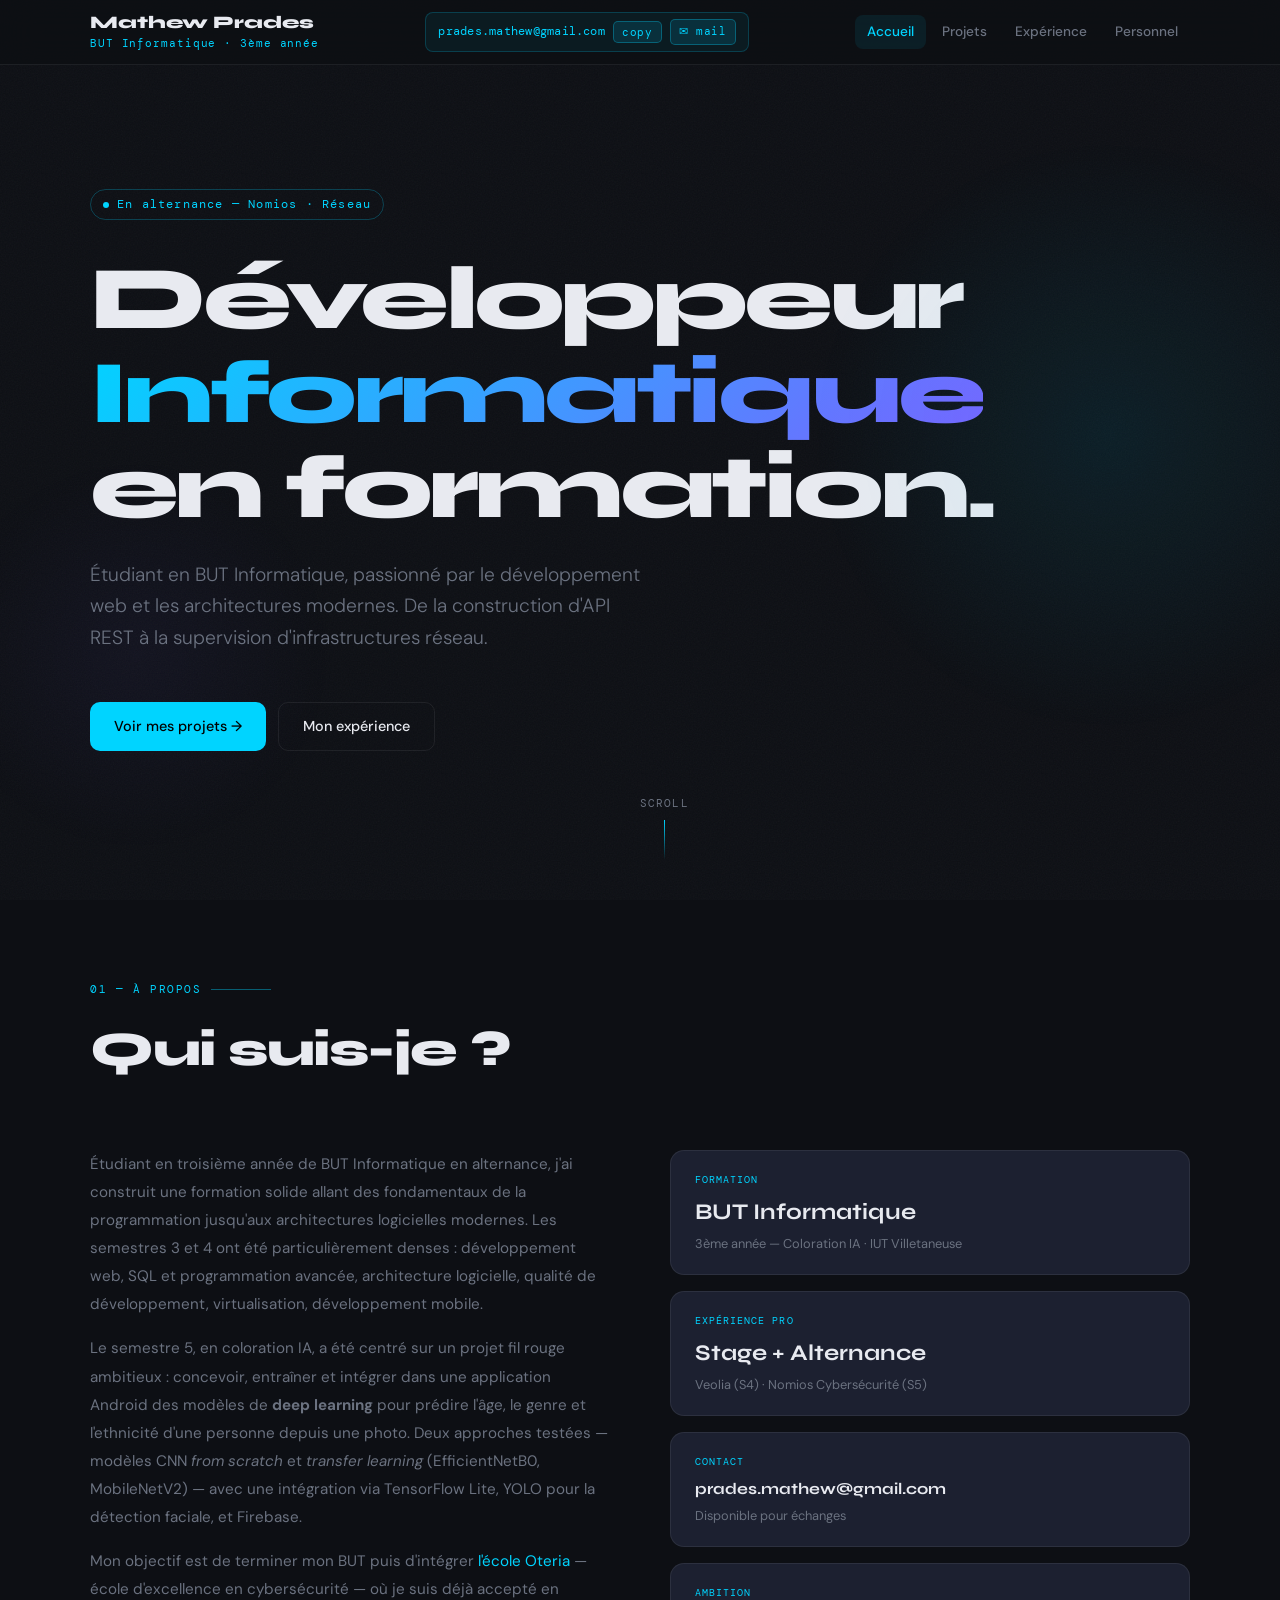
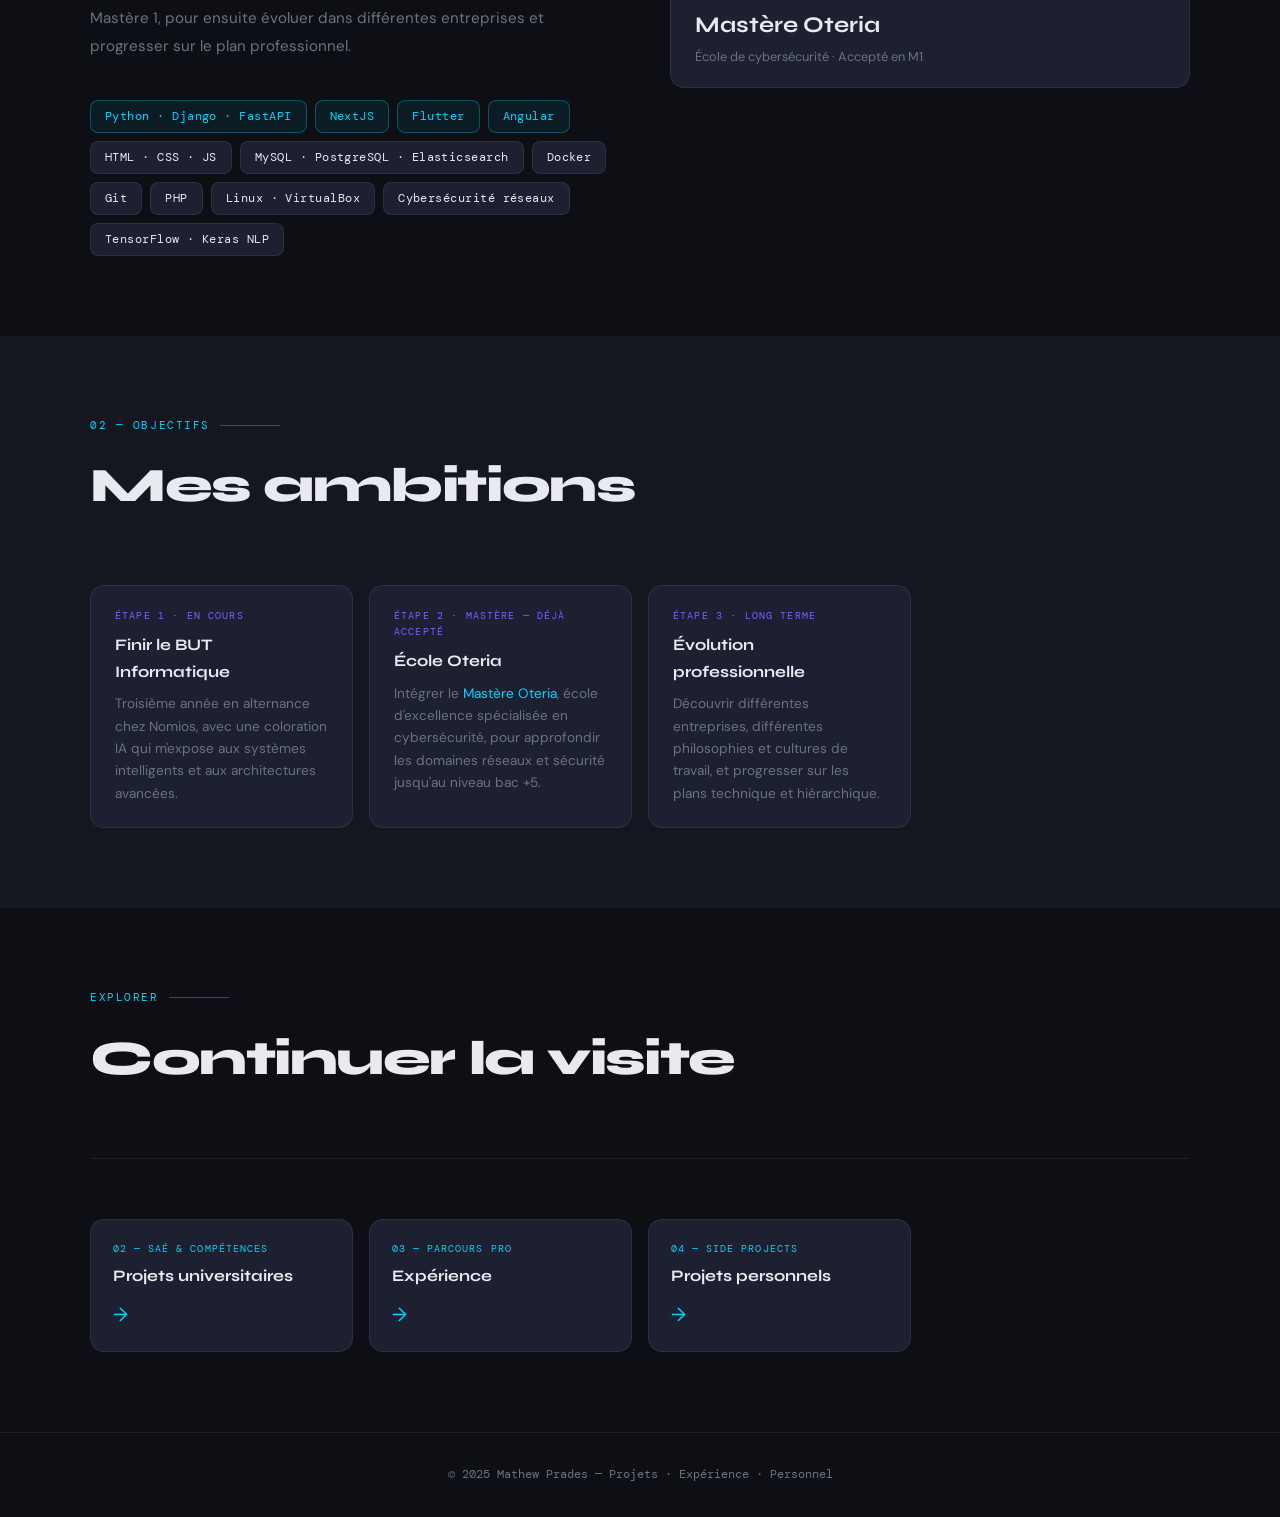
<file: index.html>
<!DOCTYPE html>
<html lang="fr">
<head>
  <meta charset="UTF-8" />
  <meta name="viewport" content="width=device-width, initial-scale=1" />
  <title>Mathew Prades — Portfolio</title>
  <link rel="stylesheet" href="style.css" />
</head>
<body>

  <header>
    <div class="header-inner">
      <div class="header-identity">
        <a href="index.html" class="name">Mathew Prades</a>
        <span class="role">BUT Informatique · 3ème année</span>
      </div>
      <div class="email-row">
        <span id="email">prades.mathew@gmail.com</span>
        <button id="copy-email" title="Copier l'adresse">copy</button>
        <a id="mail-draft" href="mailto:prades.mathew@gmail.com" title="Ouvrir un brouillon">✉ mail</a>
        <span id="copy-success">✓ Copié !</span>
      </div>
      <button class="menu-toggle" aria-label="Menu">&#9776;</button>
      <nav id="navbar">
        <ul>
          <li><a href="index.html">Accueil</a></li>
          <li><a href="projets.html">Projets</a></li>
          <li><a href="experience.html">Expérience</a></li>
          <li><a href="perso.html">Personnel</a></li>
        </ul>
      </nav>
    </div>
  </header>

  <!-- Hero -->
  <section class="hero">
    <div class="hero-inner">
      <div class="hero-tag">En alternance — Nomios · Réseau</div>
      <h1>Développeur<br><span>Informatique</span><br>en formation.</h1>
      <p class="hero-desc">
        Étudiant en BUT Informatique, passionné par le développement web et les architectures modernes.
        De la construction d'API REST à la supervision d'infrastructures réseau.
      </p>
      <div class="hero-links">
        <a href="projets.html" class="btn btn-primary">Voir mes projets →</a>
        <a href="experience.html" class="btn btn-outline">Mon expérience</a>
      </div>
    </div>
    <div class="scroll-hint">
      <span>SCROLL</span>
      <div class="scroll-hint-line"></div>
    </div>
  </section>
  <main>

    <!-- Qui suis-je -->
    <section class="section">
      <div class="section-inner">
        <p class="section-label">01 — À propos</p>
        <h2 class="section-title">Qui suis-je ?</h2>

        <div class="two-col">
          <div class="about-text reveal">
            <p>
              Étudiant en troisième année de BUT Informatique en alternance, j'ai construit une formation solide allant des fondamentaux de la programmation jusqu'aux architectures logicielles modernes. Les semestres 3 et 4 ont été particulièrement denses : développement web, SQL et programmation avancée, architecture logicielle, qualité de développement, virtualisation, développement mobile.
            </p>
            <p>
              Le semestre 5, en coloration IA, a été centré sur un projet fil rouge ambitieux : concevoir, entraîner et intégrer dans une application Android des modèles de <strong>deep learning</strong> pour prédire l'âge, le genre et l'ethnicité d'une personne depuis une photo. Deux approches testées — modèles CNN <em>from scratch</em> et <em>transfer learning</em> (EfficientNetB0, MobileNetV2) — avec une intégration via TensorFlow Lite, YOLO pour la détection faciale, et Firebase.
            </p>
            <p>
              Mon objectif est de terminer mon BUT puis d'intégrer <a href="https://www.oteria.fr/" target="_blank">l'école Oteria</a> — école d'excellence en cybersécurité — où je suis déjà accepté en Mastère 1, pour ensuite évoluer dans différentes entreprises et progresser sur le plan professionnel.
            </p>
            <div class="skills-row">
              <span class="skill-badge highlight">Python · Django · FastAPI</span>
              <span class="skill-badge highlight">NextJS</span>
              <span class="skill-badge highlight">Flutter</span>
              <span class="skill-badge highlight">Angular</span>
              <span class="skill-badge">HTML · CSS · JS</span>
              <span class="skill-badge">MySQL · PostgreSQL · Elasticsearch</span>
              <span class="skill-badge">Docker</span>
              <span class="skill-badge">Git</span>
              <span class="skill-badge">PHP</span>
              <span class="skill-badge">Linux · VirtualBox</span>
              <span class="skill-badge">Cybersécurité réseaux</span>
              <span class="skill-badge">TensorFlow · Keras NLP</span>
            </div>
          </div>

          <div class="about-stats reveal">
            <div class="stat-card">
              <div class="stat-label">Formation</div>
              <div class="stat-value">BUT Informatique</div>
              <div class="stat-sub">3ème année — Coloration IA · IUT Villetaneuse</div>
            </div>
            <div class="stat-card">
              <div class="stat-label">Expérience pro</div>
              <div class="stat-value">Stage + Alternance</div>
              <div class="stat-sub">Veolia (S4) · Nomios Cybersécurité (S5)</div>
            </div>
            <div class="stat-card">
              <div class="stat-label">Contact</div>
              <div class="stat-value" style="font-size:1rem;">prades.mathew@gmail.com</div>
              <div class="stat-sub">Disponible pour échanges</div>
            </div>
            <div class="stat-card">
              <div class="stat-label">Ambition</div>
              <div class="stat-value">Mastère Oteria</div>
              <div class="stat-sub">École de cybersécurité · Accepté en M1</div>
            </div>
          </div>
        </div>
      </div>
    </section>

    <!-- Mes ambitions -->
    <section class="section">
      <div class="section-inner">
        <p class="section-label">02 — Objectifs</p>
        <h2 class="section-title">Mes ambitions</h2>
        <div class="ambitions-grid reveal">
          <div class="ambition-item">
            <div class="step">Étape 1 · En cours</div>
            <h4>Finir le BUT Informatique</h4>
            <p>Troisième année en alternance chez Nomios, avec une coloration IA qui m'expose aux systèmes intelligents et aux architectures avancées.</p>
          </div>
          <div class="ambition-item">
            <div class="step">Étape 2 · Mastère — Déjà accepté</div>
            <h4>École Oteria</h4>
            <p>Intégrer le <a href="https://www.oteria.fr/" target="_blank">Mastère Oteria</a>, école d'excellence spécialisée en cybersécurité, pour approfondir les domaines réseaux et sécurité jusqu'au niveau bac +5.</p>
          </div>
          <div class="ambition-item">
            <div class="step">Étape 3 · Long terme</div>
            <h4>Évolution professionnelle</h4>
            <p>Découvrir différentes entreprises, différentes philosophies et cultures de travail, et progresser sur les plans technique et hiérarchique.</p>
          </div>
        </div>
      </div>
    </section>

    <!-- Navigation vers les autres pages -->
    <section class="section">
      <div class="section-inner">
        <p class="section-label">Explorer</p>
        <h2 class="section-title">Continuer la visite</h2>
        <div class="page-nav">
          <a href="projets.html" class="page-nav-card reveal">
            <span class="pnc-label">02 — SAÉ & Compétences</span>
            <span class="pnc-title">Projets universitaires</span>
            <span class="pnc-arrow">→</span>
          </a>
          <a href="experience.html" class="page-nav-card reveal">
            <span class="pnc-label">03 — Parcours pro</span>
            <span class="pnc-title">Expérience</span>
            <span class="pnc-arrow">→</span>
          </a>
          <a href="perso.html" class="page-nav-card reveal">
            <span class="pnc-label">04 — Side projects</span>
            <span class="pnc-title">Projets personnels</span>
            <span class="pnc-arrow">→</span>
          </a>
        </div>
      </div>
    </section>

  </main>

  <footer>
    <span>&copy; 2025 <a href="index.html">Mathew Prades</a> —
      <a href="projets.html">Projets</a> ·
      <a href="experience.html">Expérience</a> ·
      <a href="perso.html">Personnel</a>
    </span>
  </footer>

  <script src="script.js"></script>
</body>
</html>
</file>
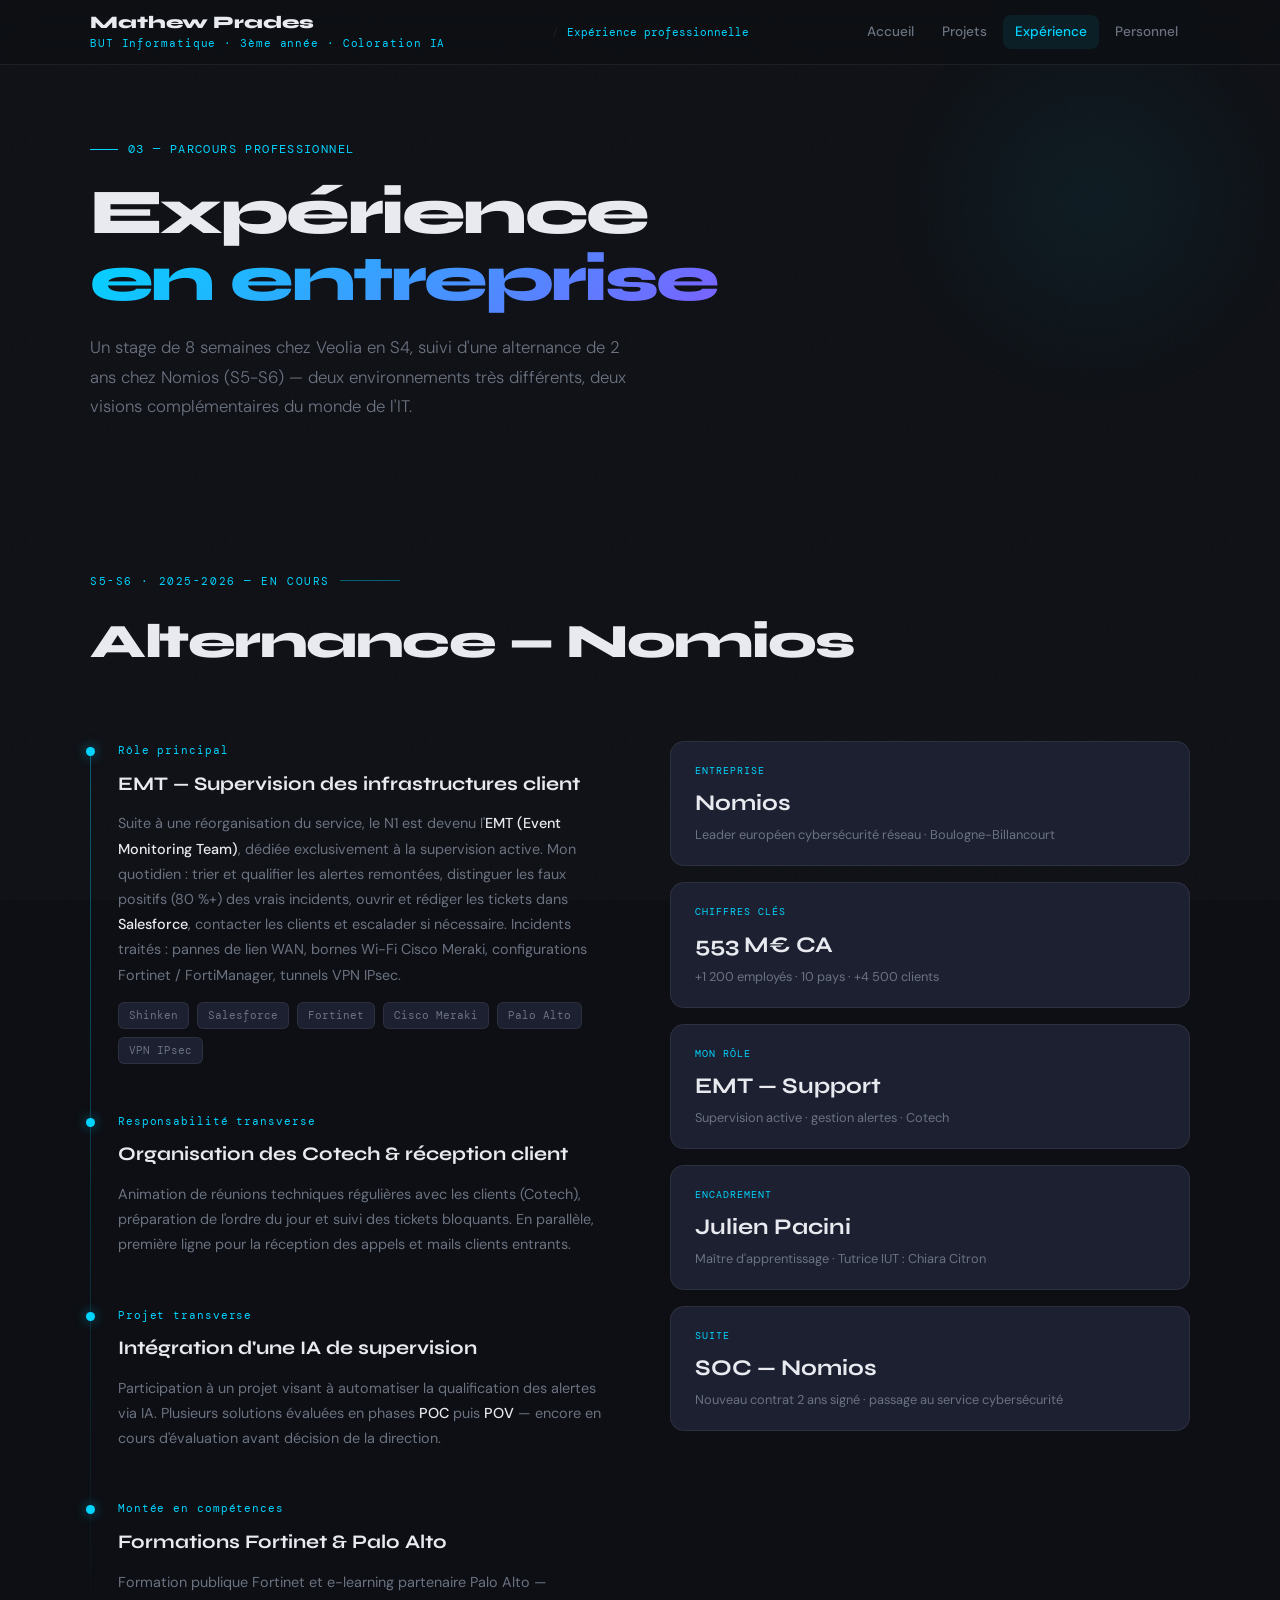
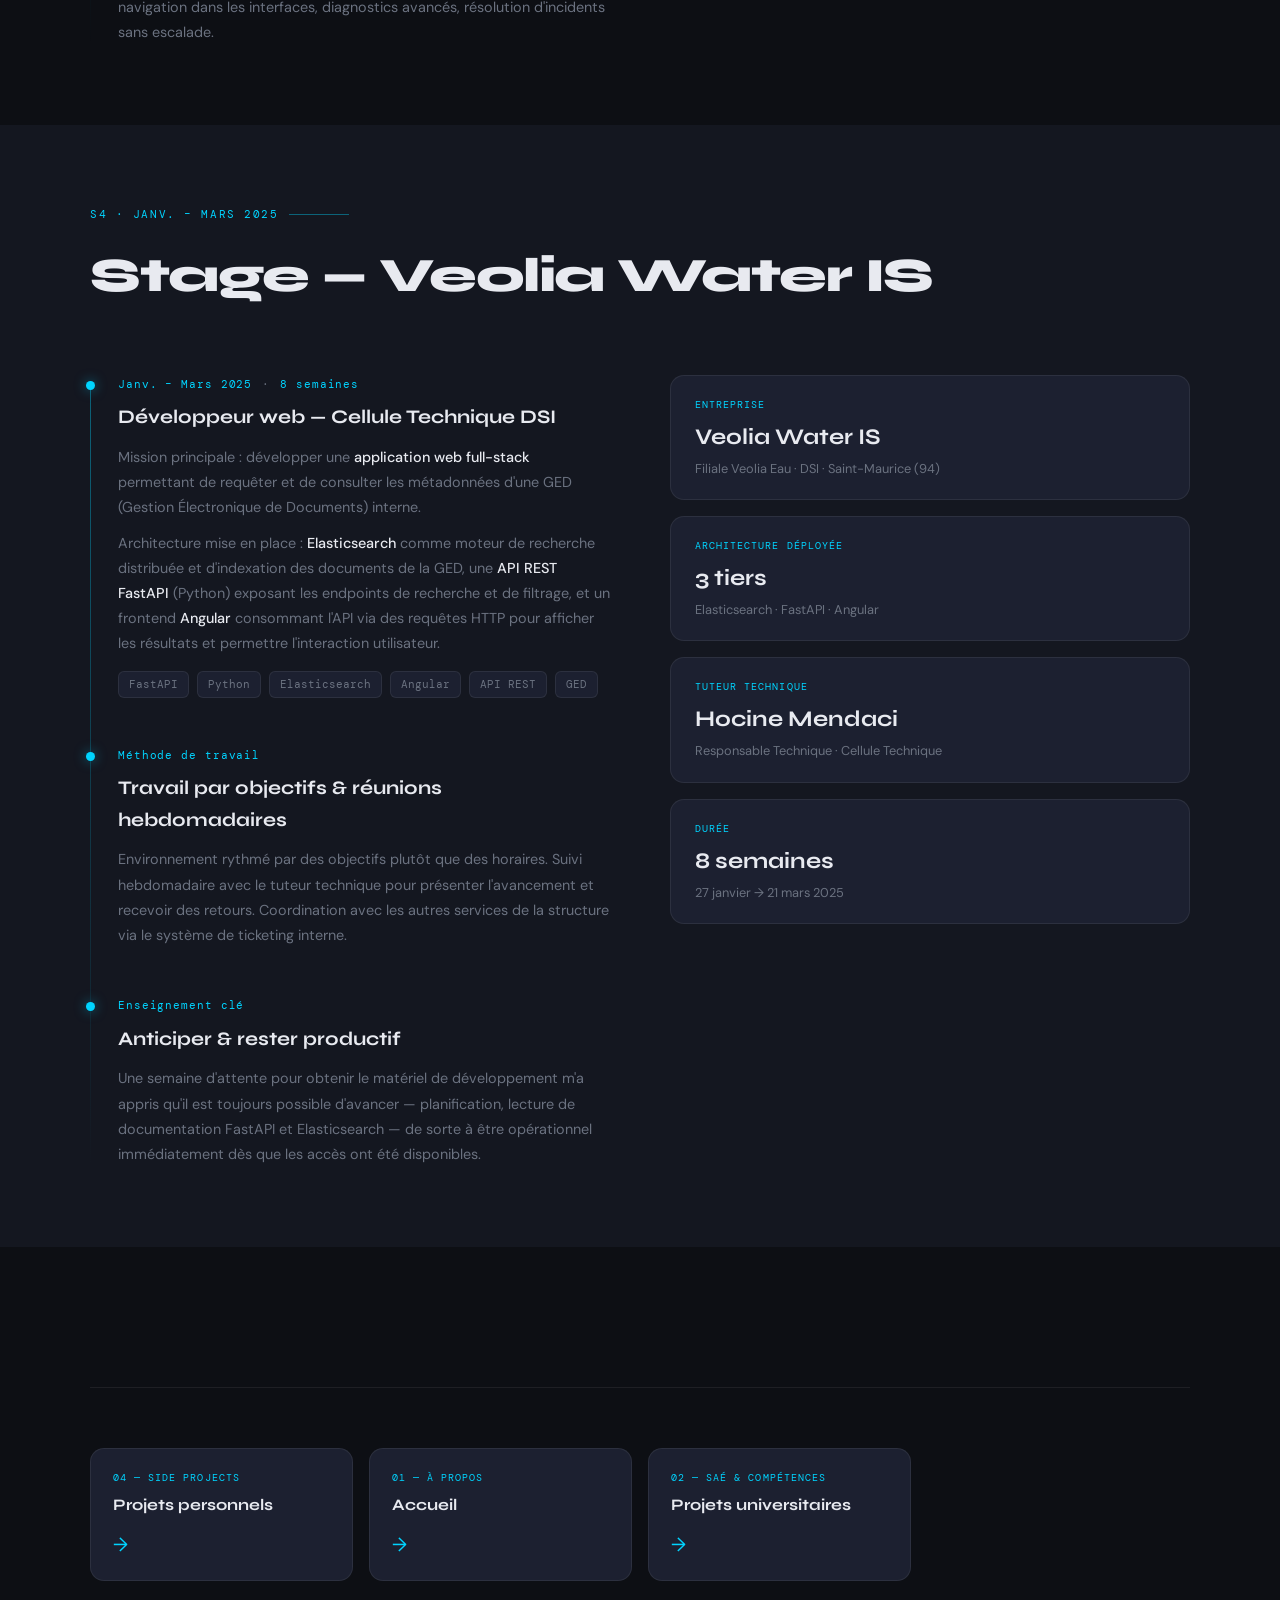
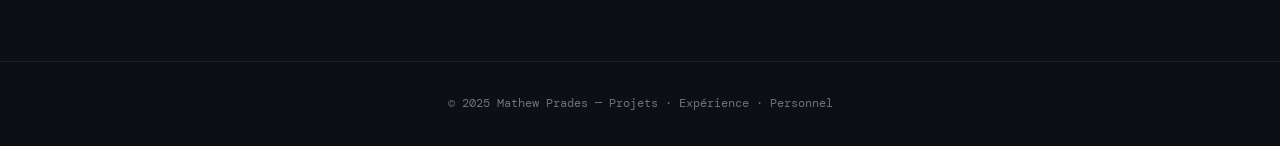
<file: experience.html>
<!DOCTYPE html>
<html lang="fr">
<head>
  <meta charset="UTF-8" />
  <meta name="viewport" content="width=device-width, initial-scale=1" />
  <title>Expérience — Mathew Prades</title>
  <link rel="stylesheet" href="style.css" />
</head>
<body>

  <header>
    <div class="header-inner">
      <div class="header-identity">
        <a href="index.html" class="name">Mathew Prades</a>
        <span class="role">BUT Informatique · 3ème année · Coloration IA</span>
      </div>
      <div class="nav-page-indicator"><span>Expérience professionnelle</span></div>
      <button class="menu-toggle" aria-label="Menu">&#9776;</button>
      <nav id="navbar">
        <ul>
          <li><a href="index.html">Accueil</a></li>
          <li><a href="projets.html">Projets</a></li>
          <li><a href="experience.html">Expérience</a></li>
          <li><a href="perso.html">Personnel</a></li>
        </ul>
      </nav>
    </div>
  </header>

  <!-- Page Header -->
  <div class="page-header">
    <div class="page-header-inner">
      <div class="page-tag">03 — Parcours professionnel</div>
      <h1>Expérience<br><span>en entreprise</span></h1>
      <p>Un stage de 8 semaines chez Veolia en S4, suivi d'une alternance de 2 ans chez Nomios (S5-S6) — deux environnements très différents, deux visions complémentaires du monde de l'IT.</p>
    </div>
  </div>

  <main>

    <!-- Alternance Nomios -->
    <section class="section">
      <div class="section-inner">
        <p class="section-label">S5-S6 · 2025-2026 — En cours</p>
        <h2 class="section-title">Alternance — Nomios</h2>

        <div class="two-col">
          <div class="timeline reveal">

            <div class="timeline-item">
              <div class="timeline-meta">Rôle principal</div>
              <div class="timeline-title">EMT — Supervision des infrastructures client</div>
              <div class="timeline-body">
                <p>Suite à une réorganisation du service, le N1 est devenu l'<strong>EMT (Event Monitoring Team)</strong>, dédiée exclusivement à la supervision active. Mon quotidien : trier et qualifier les alertes remontées, distinguer les faux positifs (80 %+) des vrais incidents, ouvrir et rédiger les tickets dans <strong>Salesforce</strong>, contacter les clients et escalader si nécessaire. Incidents traités : pannes de lien WAN, bornes Wi-Fi Cisco Meraki, configurations Fortinet / FortiManager, tunnels VPN IPsec.</p>
                <div class="timeline-tags">
                  <span class="timeline-tag">Shinken</span>
                  <span class="timeline-tag">Salesforce</span>
                  <span class="timeline-tag">Fortinet</span>
                  <span class="timeline-tag">Cisco Meraki</span>
                  <span class="timeline-tag">Palo Alto</span>
                  <span class="timeline-tag">VPN IPsec</span>
                </div>
              </div>
            </div>

            <div class="timeline-item">
              <div class="timeline-meta">Responsabilité transverse</div>
              <div class="timeline-title">Organisation des Cotech & réception client</div>
              <div class="timeline-body">
                <p>Animation de réunions techniques régulières avec les clients (Cotech), préparation de l'ordre du jour et suivi des tickets bloquants. En parallèle, première ligne pour la réception des appels et mails clients entrants.</p>
              </div>
            </div>

            <div class="timeline-item">
              <div class="timeline-meta">Projet transverse</div>
              <div class="timeline-title">Intégration d'une IA de supervision</div>
              <div class="timeline-body">
                <p>Participation à un projet visant à automatiser la qualification des alertes via IA. Plusieurs solutions évaluées en phases <strong>POC</strong> puis <strong>POV</strong> — encore en cours d'évaluation avant décision de la direction.</p>
              </div>
            </div>

            <div class="timeline-item">
              <div class="timeline-meta">Montée en compétences</div>
              <div class="timeline-title">Formations Fortinet & Palo Alto</div>
              <div class="timeline-body">
                <p>Formation publique Fortinet et e-learning partenaire Palo Alto — navigation dans les interfaces, diagnostics avancés, résolution d'incidents sans escalade.</p>
              </div>
            </div>

          </div>

          <div class="about-stats reveal">
            <div class="stat-card">
              <div class="stat-label">Entreprise</div>
              <div class="stat-value">Nomios</div>
              <div class="stat-sub">Leader européen cybersécurité réseau · Boulogne-Billancourt</div>
            </div>
            <div class="stat-card">
              <div class="stat-label">Chiffres clés</div>
              <div class="stat-value">553 M€ CA</div>
              <div class="stat-sub">+1 200 employés · 10 pays · +4 500 clients</div>
            </div>
            <div class="stat-card">
              <div class="stat-label">Mon rôle</div>
              <div class="stat-value">EMT — Support</div>
              <div class="stat-sub">Supervision active · gestion alertes · Cotech</div>
            </div>
            <div class="stat-card">
              <div class="stat-label">Encadrement</div>
              <div class="stat-value">Julien Pacini</div>
              <div class="stat-sub">Maître d'apprentissage · Tutrice IUT : Chiara Citron</div>
            </div>
            <div class="stat-card">
              <div class="stat-label">Suite</div>
              <div class="stat-value">SOC — Nomios</div>
              <div class="stat-sub">Nouveau contrat 2 ans signé · passage au service cybersécurité</div>
            </div>
          </div>
        </div>
      </div>
    </section>

    <!-- Stage Veolia -->
    <section class="section">
      <div class="section-inner">
        <p class="section-label">S4 · Janv. – Mars 2025</p>
        <h2 class="section-title">Stage — Veolia Water IS</h2>

        <div class="two-col">
          <div class="timeline reveal">
            <div class="timeline-item">
              <div class="timeline-meta">Janv. – Mars 2025 <span>·</span> 8 semaines</div>
              <div class="timeline-title">Développeur web — Cellule Technique DSI</div>
              <div class="timeline-body">
                <p>Mission principale : développer une <strong>application web full-stack</strong> permettant de requêter et de consulter les métadonnées d'une GED (Gestion Électronique de Documents) interne.</p>
                <p>Architecture mise en place : <strong>Elasticsearch</strong> comme moteur de recherche distribuée et d'indexation des documents de la GED, une <strong>API REST FastAPI</strong> (Python) exposant les endpoints de recherche et de filtrage, et un frontend <strong>Angular</strong> consommant l'API via des requêtes HTTP pour afficher les résultats et permettre l'interaction utilisateur.</p>
                <div class="timeline-tags">
                  <span class="timeline-tag">FastAPI</span>
                  <span class="timeline-tag">Python</span>
                  <span class="timeline-tag">Elasticsearch</span>
                  <span class="timeline-tag">Angular</span>
                  <span class="timeline-tag">API REST</span>
                  <span class="timeline-tag">GED</span>
                </div>
              </div>
            </div>

            <div class="timeline-item">
              <div class="timeline-meta">Méthode de travail</div>
              <div class="timeline-title">Travail par objectifs & réunions hebdomadaires</div>
              <div class="timeline-body">
                <p>Environnement rythmé par des objectifs plutôt que des horaires. Suivi hebdomadaire avec le tuteur technique pour présenter l'avancement et recevoir des retours. Coordination avec les autres services de la structure via le système de ticketing interne.</p>
              </div>
            </div>

            <div class="timeline-item">
              <div class="timeline-meta">Enseignement clé</div>
              <div class="timeline-title">Anticiper & rester productif</div>
              <div class="timeline-body">
                <p>Une semaine d'attente pour obtenir le matériel de développement m'a appris qu'il est toujours possible d'avancer — planification, lecture de documentation FastAPI et Elasticsearch — de sorte à être opérationnel immédiatement dès que les accès ont été disponibles.</p>
              </div>
            </div>
          </div>

          <div class="about-stats reveal">
            <div class="stat-card">
              <div class="stat-label">Entreprise</div>
              <div class="stat-value">Veolia Water IS</div>
              <div class="stat-sub">Filiale Veolia Eau · DSI · Saint-Maurice (94)</div>
            </div>
            <div class="stat-card">
              <div class="stat-label">Architecture déployée</div>
              <div class="stat-value">3 tiers</div>
              <div class="stat-sub">Elasticsearch · FastAPI · Angular</div>
            </div>
            <div class="stat-card">
              <div class="stat-label">Tuteur technique</div>
              <div class="stat-value">Hocine Mendaci</div>
              <div class="stat-sub">Responsable Technique · Cellule Technique</div>
            </div>
            <div class="stat-card">
              <div class="stat-label">Durée</div>
              <div class="stat-value">8 semaines</div>
              <div class="stat-sub">27 janvier → 21 mars 2025</div>
            </div>
          </div>
        </div>
      </div>
    </section>

    <!-- Nav -->
    <section class="section">
      <div class="section-inner">
        <div class="page-nav">
          <a href="perso.html" class="page-nav-card reveal">
            <span class="pnc-label">04 — Side projects</span>
            <span class="pnc-title">Projets personnels</span>
            <span class="pnc-arrow">→</span>
          </a>
          <a href="index.html" class="page-nav-card reveal">
            <span class="pnc-label">01 — À propos</span>
            <span class="pnc-title">Accueil</span>
            <span class="pnc-arrow">→</span>
          </a>
          <a href="projets.html" class="page-nav-card reveal">
            <span class="pnc-label">02 — SAÉ & Compétences</span>
            <span class="pnc-title">Projets universitaires</span>
            <span class="pnc-arrow">→</span>
          </a>
        </div>
      </div>
    </section>

  </main>

  <footer>
    <span>&copy; 2025 <a href="index.html">Mathew Prades</a> —
      <a href="projets.html">Projets</a> ·
      <a href="experience.html">Expérience</a> ·
      <a href="perso.html">Personnel</a>
    </span>
  </footer>

  <script src="script.js"></script>
</body>
</html>
</file>
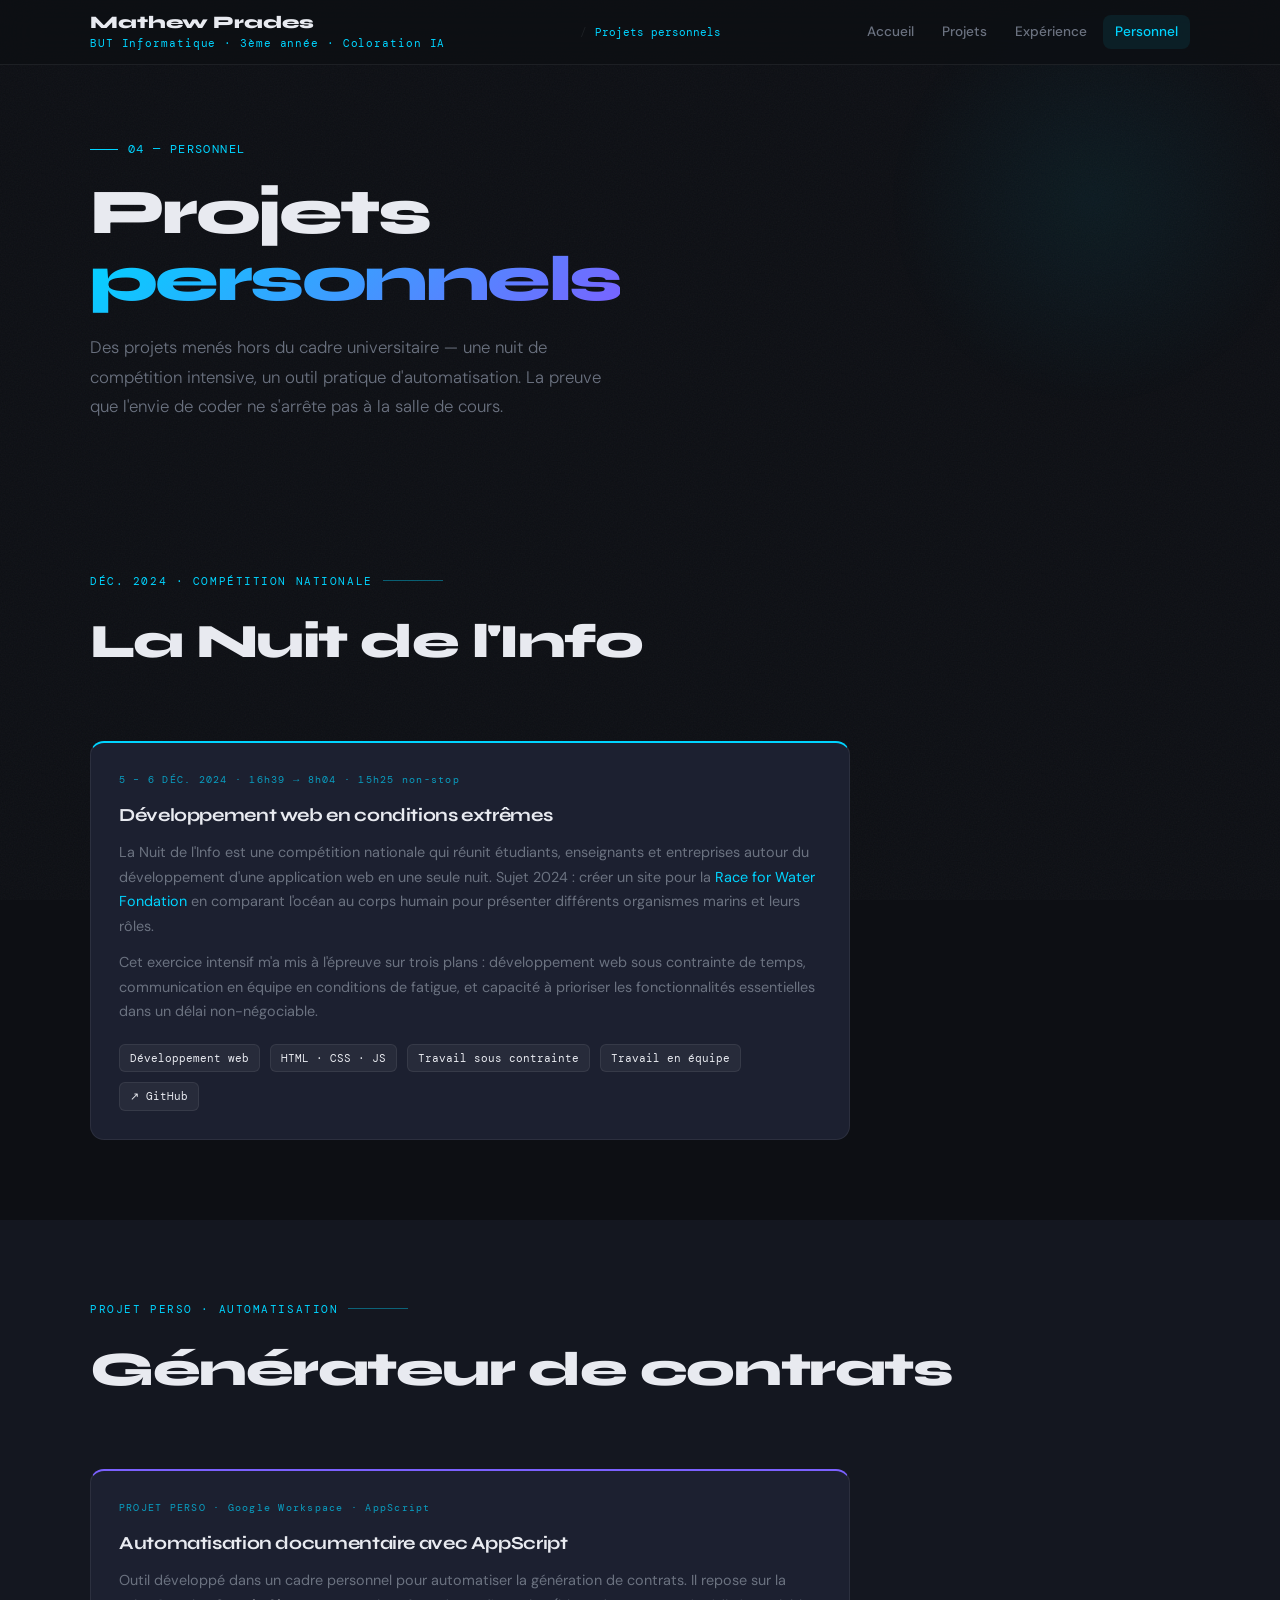
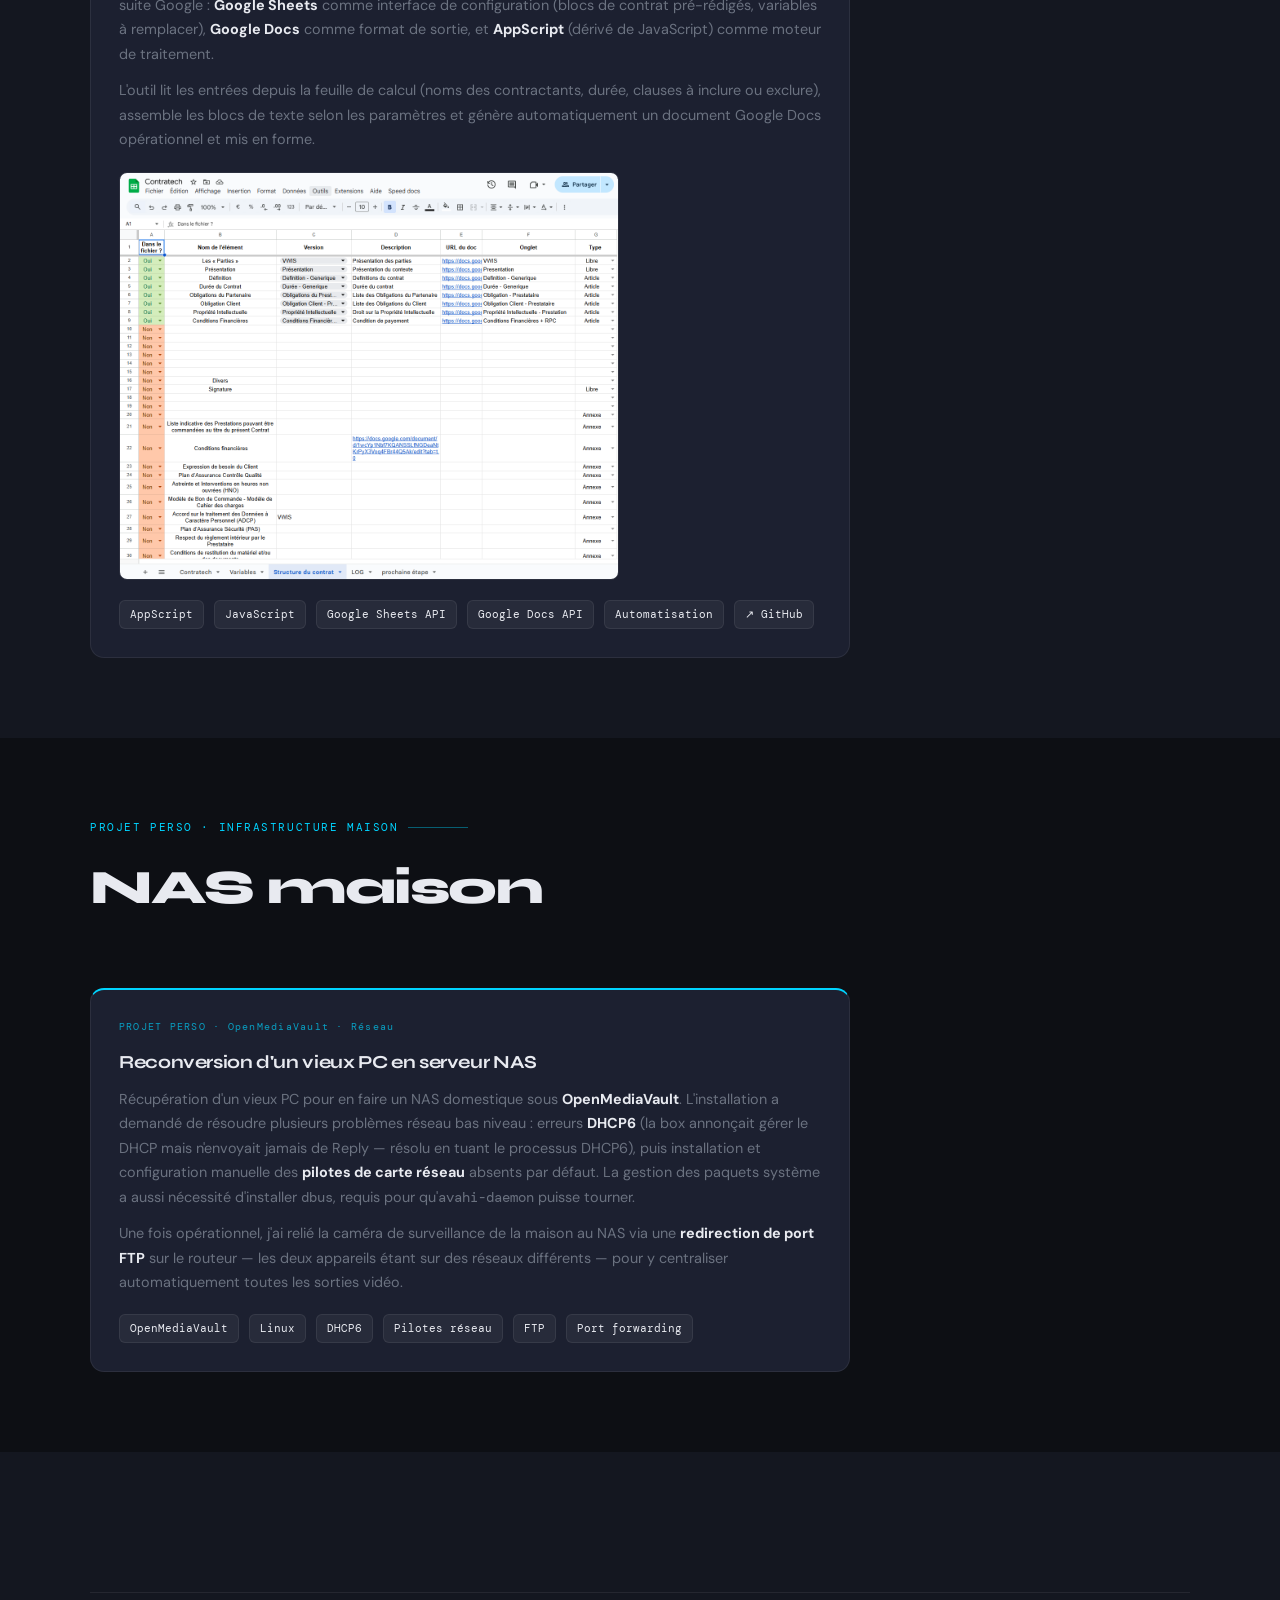
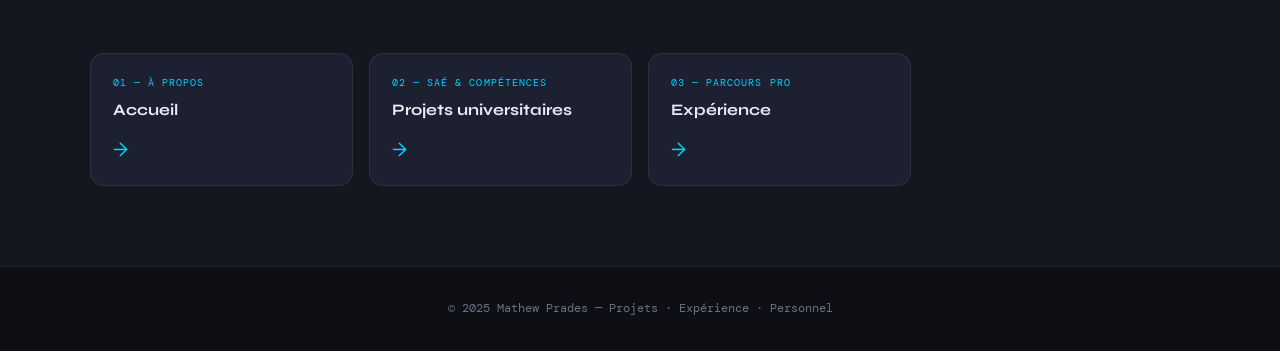
<file: perso.html>
<!DOCTYPE html>
<html lang="fr">
<head>
  <meta charset="UTF-8" />
  <meta name="viewport" content="width=device-width, initial-scale=1" />
  <title>Projets personnels — Mathew Prades</title>
  <link rel="stylesheet" href="style.css" />
</head>
<body>

  <header>
    <div class="header-inner">
      <div class="header-identity">
        <a href="index.html" class="name">Mathew Prades</a>
        <span class="role">BUT Informatique · 3ème année · Coloration IA</span>
      </div>
      <div class="nav-page-indicator"><span>Projets personnels</span></div>
      <button class="menu-toggle" aria-label="Menu">&#9776;</button>
      <nav id="navbar">
        <ul>
          <li><a href="index.html">Accueil</a></li>
          <li><a href="projets.html">Projets</a></li>
          <li><a href="experience.html">Expérience</a></li>
          <li><a href="perso.html">Personnel</a></li>
        </ul>
      </nav>
    </div>
  </header>

  <!-- Page Header -->
  <div class="page-header">
    <div class="page-header-inner">
      <div class="page-tag">04 — Personnel</div>
      <h1>Projets<br><span>personnels</span></h1>
      <p>Des projets menés hors du cadre universitaire — une nuit de compétition intensive, un outil pratique d'automatisation. La preuve que l'envie de coder ne s'arrête pas à la salle de cours.</p>
    </div>
  </div>

  <main>

    <section class="section">
      <div class="section-inner">
        <p class="section-label">Déc. 2024 · Compétition nationale</p>
        <h2 class="section-title">La Nuit de l'Info</h2>

        <div class="card accent-bar reveal" style="max-width: 760px;">
          <div class="card-number">5 – 6 DÉC. 2024 · 16h39 → 8h04 · 15h25 non-stop</div>
          <h3>Développement web en conditions extrêmes</h3>
          <p>
            La Nuit de l'Info est une compétition nationale qui réunit étudiants, enseignants et entreprises autour du développement d'une application web en une seule nuit. Sujet 2024 : créer un site pour la <a href="https://www.raceforwater.org" target="_blank">Race for Water Fondation</a> en comparant l'océan au corps humain pour présenter différents organismes marins et leurs rôles.
          </p>
          <p style="margin-top:12px;color:var(--muted);font-size:0.9rem;">
            Cet exercice intensif m'a mis à l'épreuve sur trois plans : développement web sous contrainte de temps, communication en équipe en conditions de fatigue, et capacité à prioriser les fonctionnalités essentielles dans un délai non-négociable.
          </p>
          <div class="card-links">
            <span class="chip">Développement web</span>
            <span class="chip">HTML · CSS · JS</span>
            <span class="chip">Travail sous contrainte</span>
            <span class="chip">Travail en équipe</span>
            <a href="https://github.com/NoWauu/NDI2024" class="chip" target="_blank">↗ GitHub</a>
          </div>
        </div>
      </div>
    </section>

    <section class="section">
      <div class="section-inner">
        <p class="section-label">Projet perso · Automatisation</p>
        <h2 class="section-title">Générateur de contrats</h2>

        <div class="card accent-bar2 reveal" style="max-width: 760px;">
          <div class="card-number">PROJET PERSO · Google Workspace · AppScript</div>
          <h3>Automatisation documentaire avec AppScript</h3>
          <p>
            Outil développé dans un cadre personnel pour automatiser la génération de contrats. Il repose sur la suite Google : <strong style="color:var(--text)">Google Sheets</strong> comme interface de configuration (blocs de contrat pré-rédigés, variables à remplacer), <strong style="color:var(--text)">Google Docs</strong> comme format de sortie, et <strong style="color:var(--text)">AppScript</strong> (dérivé de JavaScript) comme moteur de traitement.
          </p>
          <p style="margin-top:12px;color:var(--muted);font-size:0.9rem;">
            L'outil lit les entrées depuis la feuille de calcul (noms des contractants, durée, clauses à inclure ou exclure), assemble les blocs de texte selon les paramètres et génère automatiquement un document Google Docs opérationnel et mis en forme.
          </p>
          <div class="card-images single" style="max-width:500px;">
            <img src="public/projet_perso.png" alt="Google Sheet de configuration du générateur">
          </div>
          <div class="card-links">
            <span class="chip">AppScript</span>
            <span class="chip">JavaScript</span>
            <span class="chip">Google Sheets API</span>
            <span class="chip">Google Docs API</span>
            <span class="chip">Automatisation</span>
            <a href="https://github.com/12300238/Speed_docs" class="chip" target="_blank">↗ GitHub</a>
          </div>
        </div>
      </div>
    </section>

    <section class="section">
      <div class="section-inner">
        <p class="section-label">Projet perso · Infrastructure maison</p>
        <h2 class="section-title">NAS maison</h2>

        <div class="card accent-bar reveal" style="max-width: 760px;">
          <div class="card-number">PROJET PERSO · OpenMediaVault · Réseau</div>
          <h3>Reconversion d'un vieux PC en serveur NAS</h3>
          <p>
            Récupération d'un vieux PC pour en faire un NAS domestique sous <strong style="color:var(--text)">OpenMediaVault</strong>. L'installation a demandé de résoudre plusieurs problèmes réseau bas niveau : erreurs <strong style="color:var(--text)">DHCP6</strong> (la box annonçait gérer le DHCP mais n'envoyait jamais de Reply — résolu en tuant le processus DHCP6), puis installation et configuration manuelle des <strong style="color:var(--text)">pilotes de carte réseau</strong> absents par défaut. La gestion des paquets système a aussi nécessité d'installer <code>dbus</code>, requis pour qu'<code>avahi-daemon</code> puisse tourner.
          </p>
          <p style="margin-top:12px;color:var(--muted);font-size:0.9rem;">
            Une fois opérationnel, j'ai relié la caméra de surveillance de la maison au NAS via une <strong style="color:var(--text)">redirection de port FTP</strong> sur le routeur — les deux appareils étant sur des réseaux différents — pour y centraliser automatiquement toutes les sorties vidéo.
          </p>
          <div class="card-links">
            <span class="chip">OpenMediaVault</span>
            <span class="chip">Linux</span>
            <span class="chip">DHCP6</span>
            <span class="chip">Pilotes réseau</span>
            <span class="chip">FTP</span>
            <span class="chip">Port forwarding</span>
          </div>
        </div>
      </div>
    </section>


    <section class="section">
      <div class="section-inner">
        <div class="page-nav">
          <a href="index.html" class="page-nav-card reveal">
            <span class="pnc-label">01 — À propos</span>
            <span class="pnc-title">Accueil</span>
            <span class="pnc-arrow">→</span>
          </a>
          <a href="projets.html" class="page-nav-card reveal">
            <span class="pnc-label">02 — SAÉ & Compétences</span>
            <span class="pnc-title">Projets universitaires</span>
            <span class="pnc-arrow">→</span>
          </a>
          <a href="experience.html" class="page-nav-card reveal">
            <span class="pnc-label">03 — Parcours pro</span>
            <span class="pnc-title">Expérience</span>
            <span class="pnc-arrow">→</span>
          </a>
        </div>
      </div>
    </section>

  </main>

  <footer>
    <span>&copy; 2025 <a href="index.html">Mathew Prades</a> —
      <a href="projets.html">Projets</a> ·
      <a href="experience.html">Expérience</a> ·
      <a href="perso.html">Personnel</a>
    </span>
  </footer>

  <script src="script.js"></script>
</body>
</html>
</file>
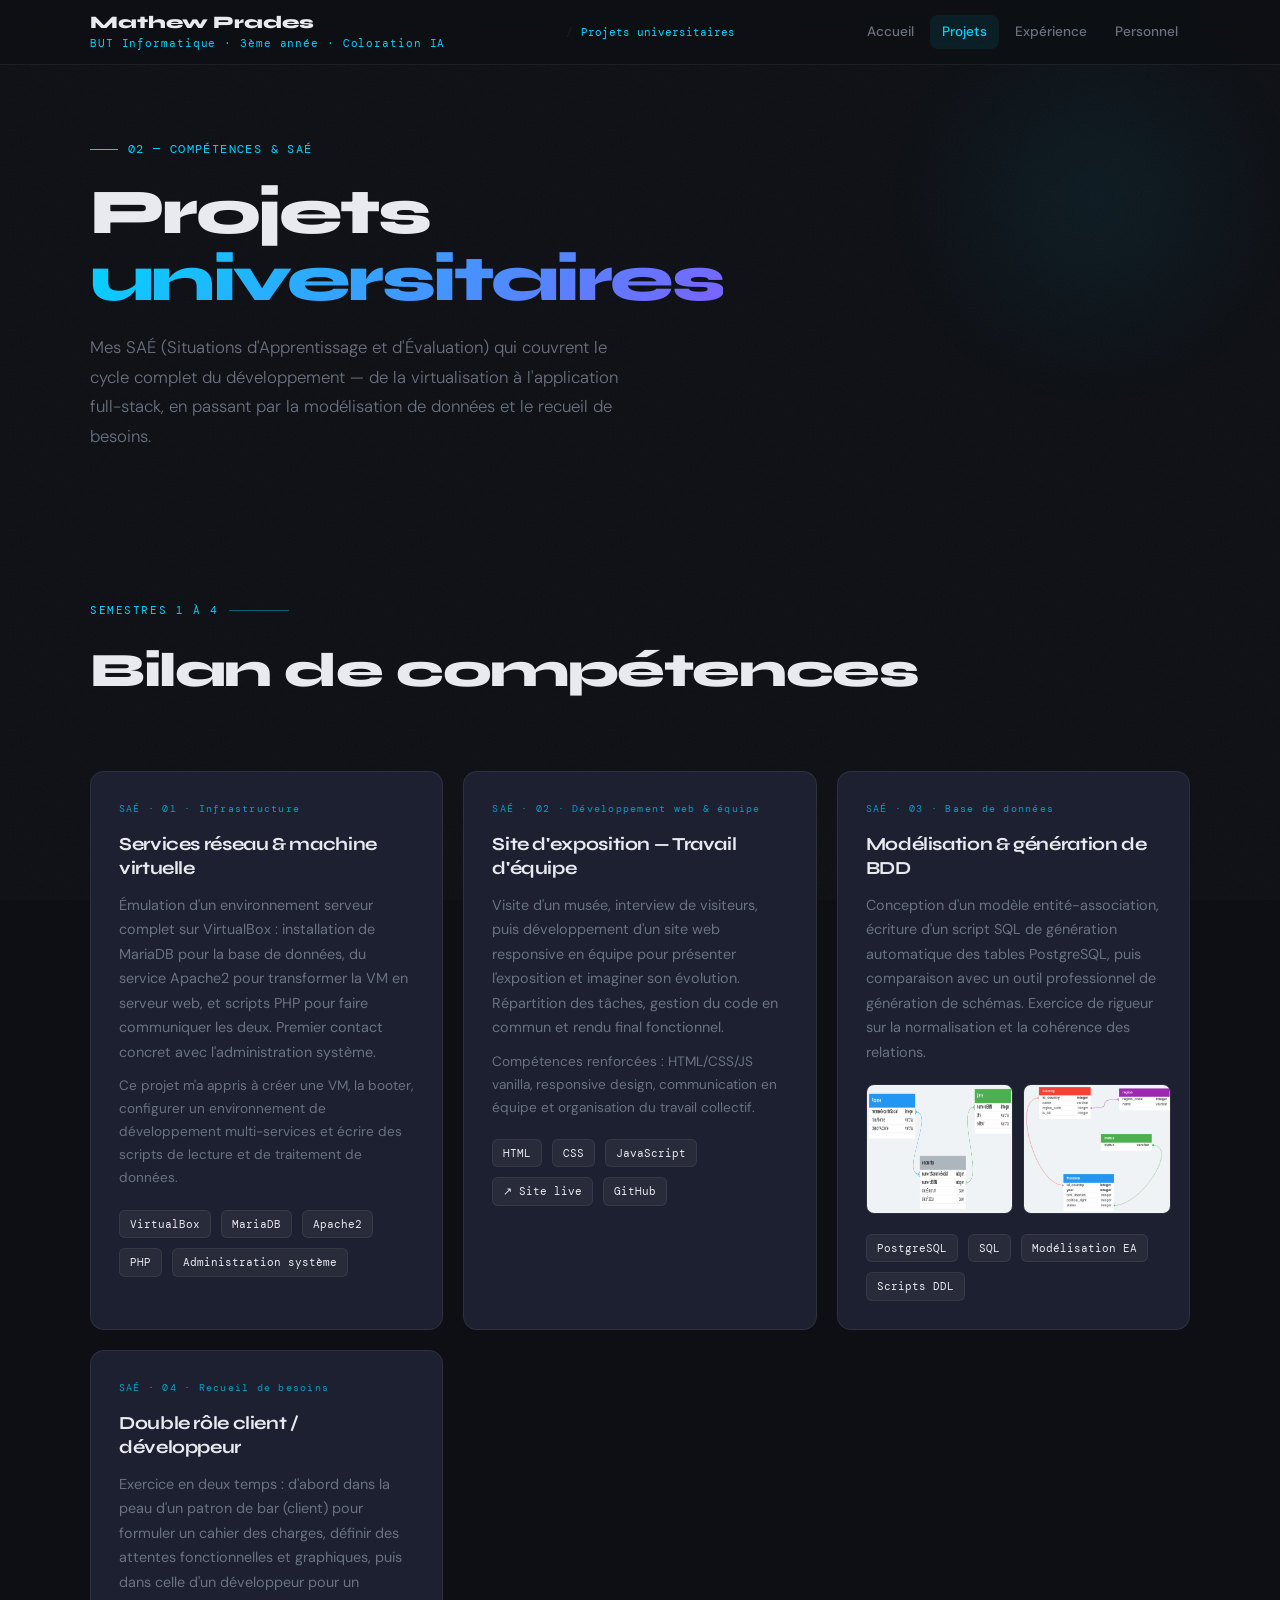
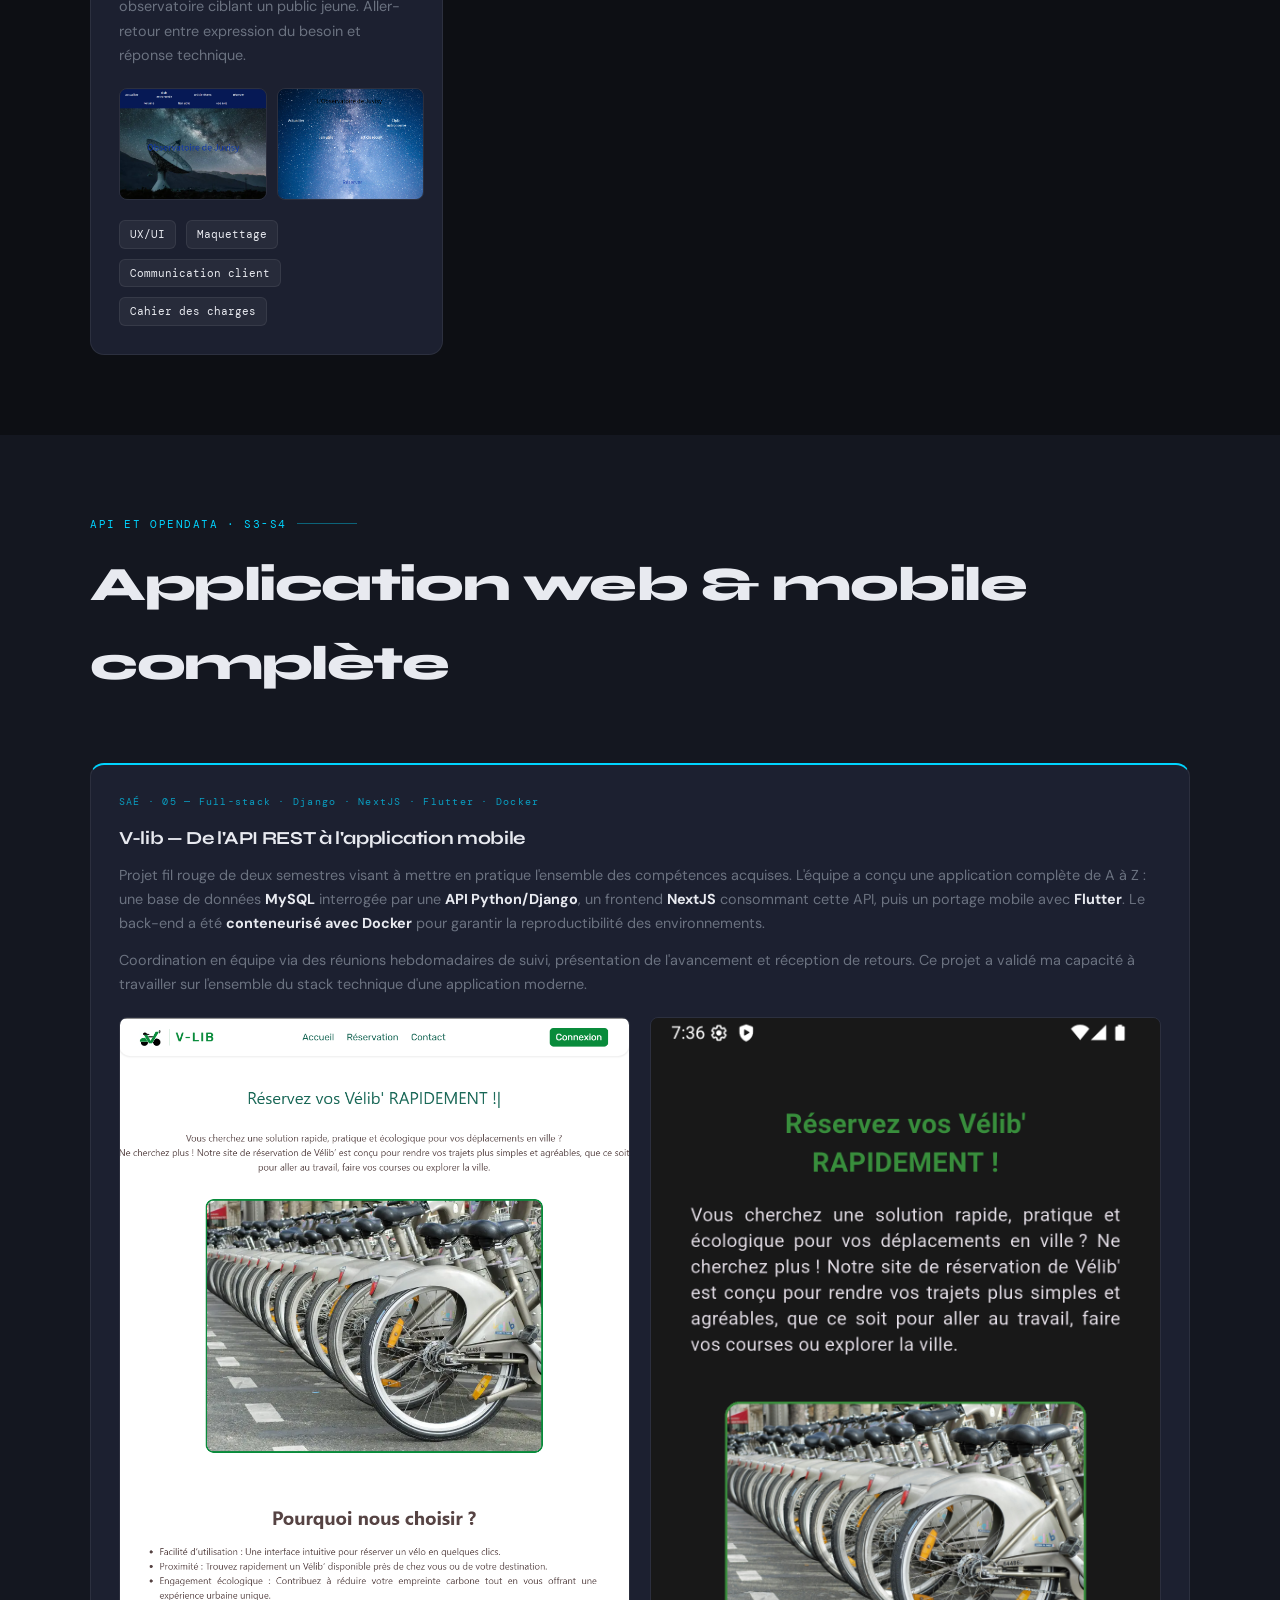
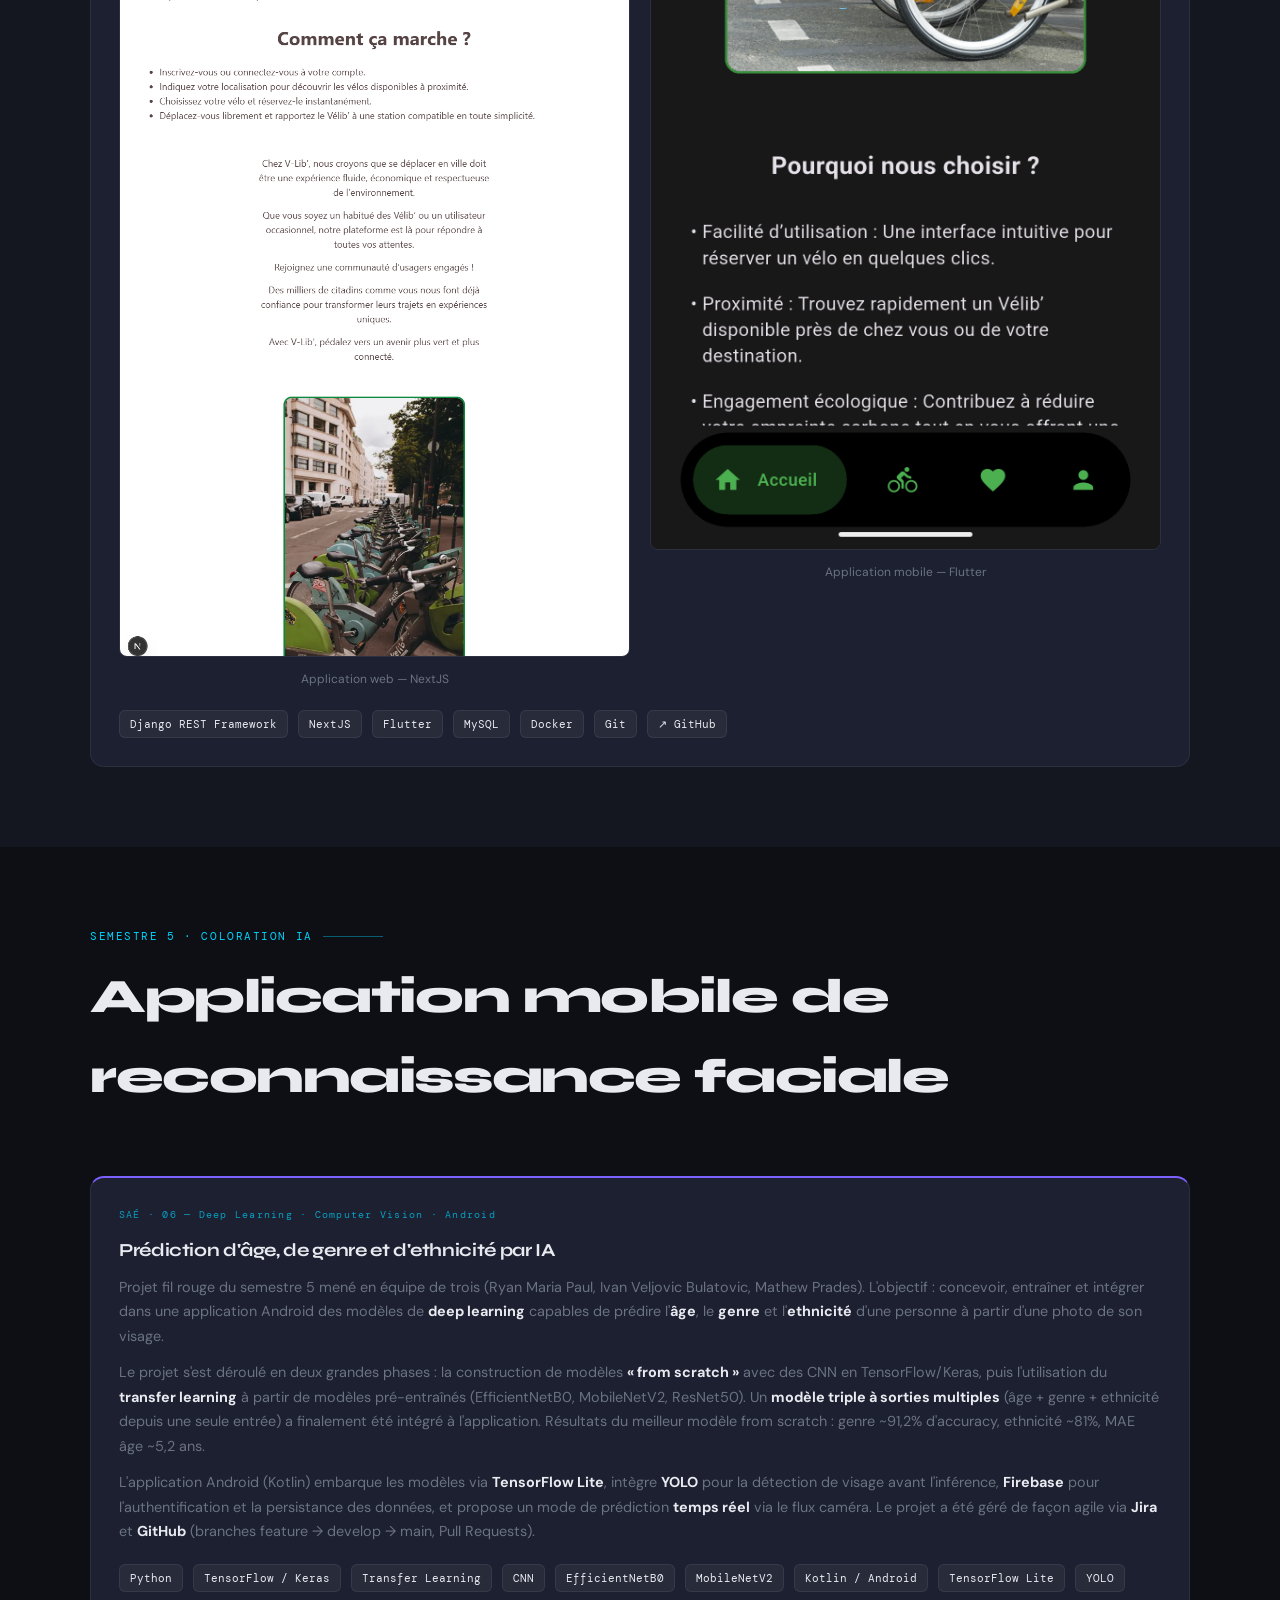
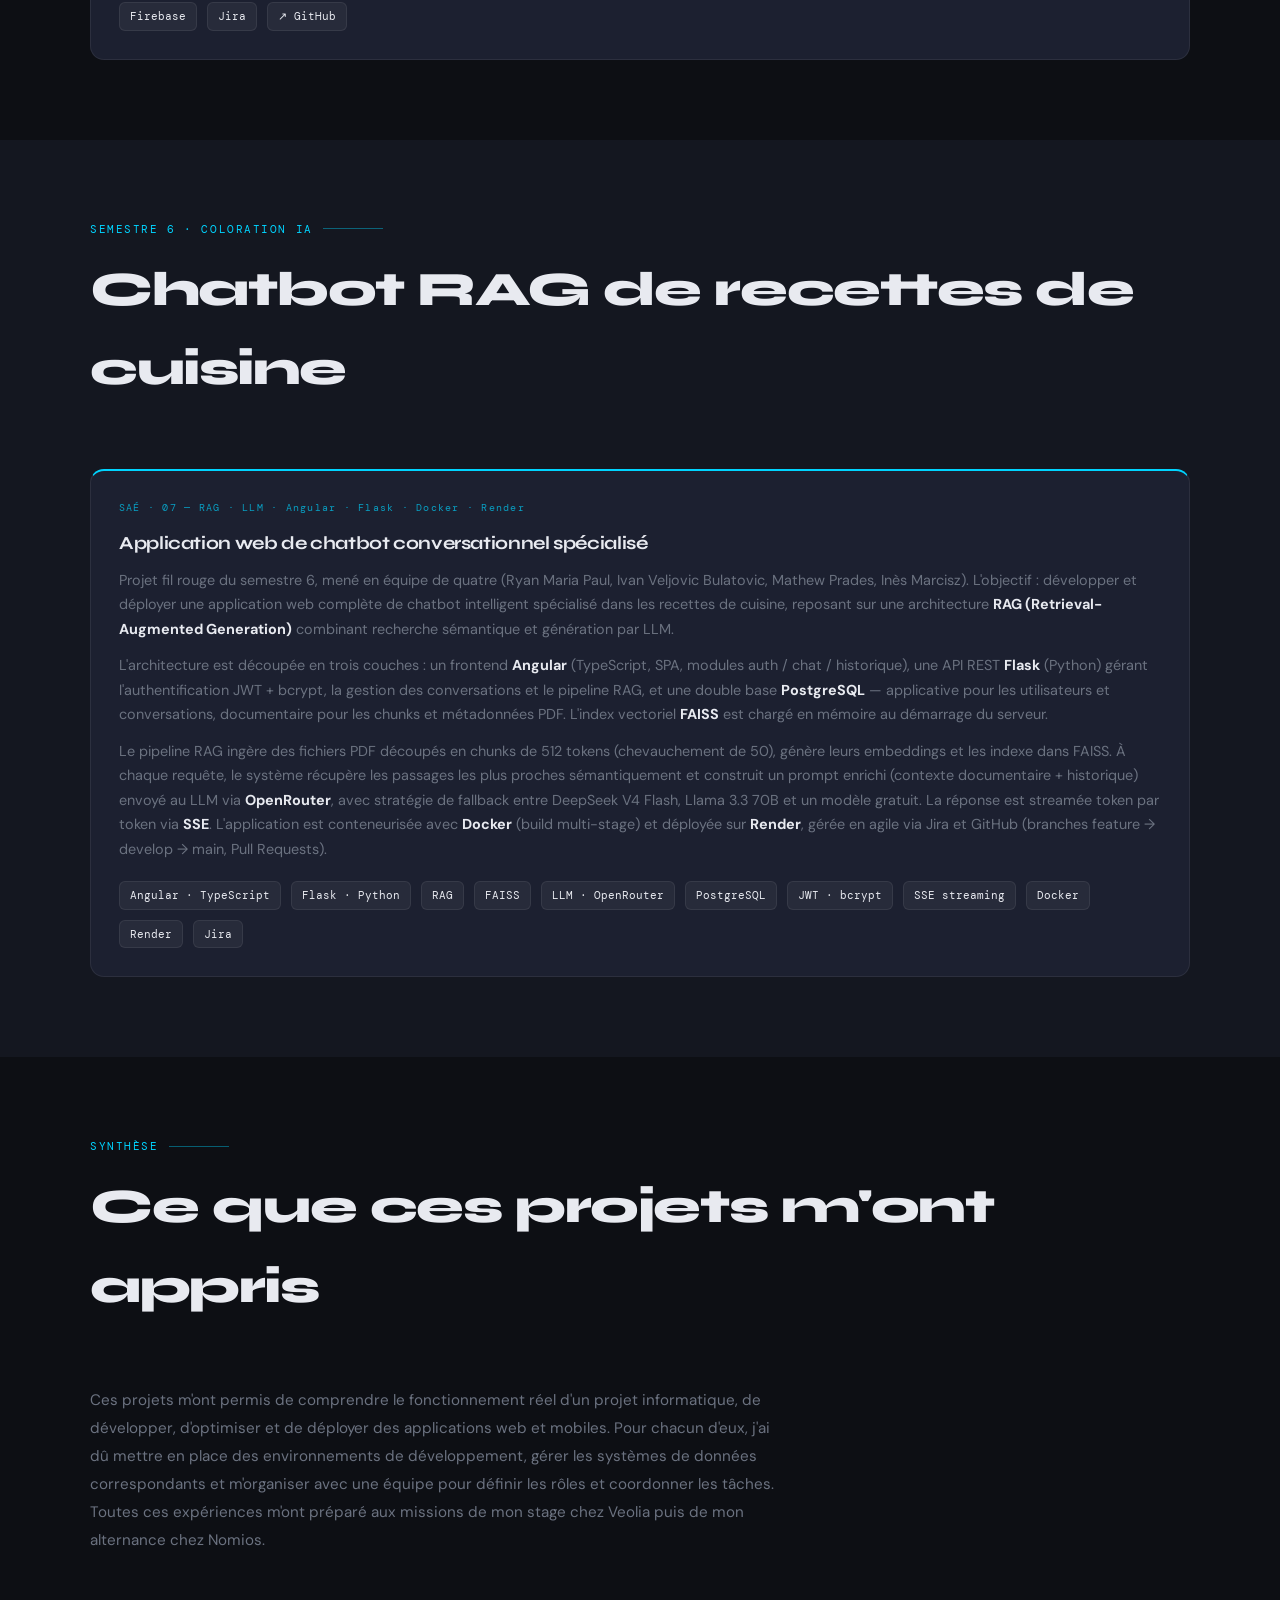
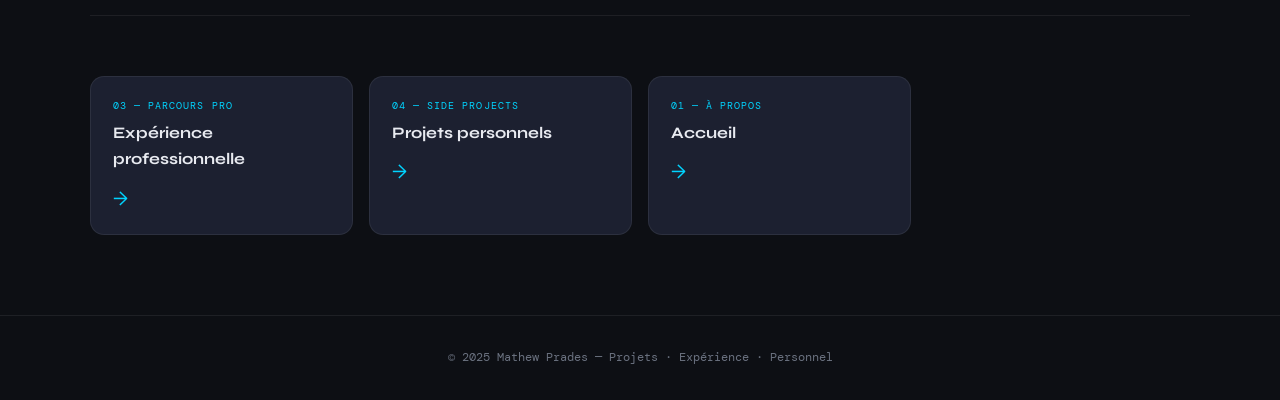
<file: projets.html>
<!DOCTYPE html>
<html lang="fr">
<head>
  <meta charset="UTF-8" />
  <meta name="viewport" content="width=device-width, initial-scale=1" />
  <title>Projets universitaires — Mathew Prades</title>
  <link rel="stylesheet" href="style.css" />
</head>
<body>

  <header>
    <div class="header-inner">
      <div class="header-identity">
        <a href="index.html" class="name">Mathew Prades</a>
        <span class="role">BUT Informatique · 3ème année · Coloration IA</span>
      </div>
      <div class="nav-page-indicator"><span>Projets universitaires</span></div>
      <button class="menu-toggle" aria-label="Menu">&#9776;</button>
      <nav id="navbar">
        <ul>
          <li><a href="index.html">Accueil</a></li>
          <li><a href="projets.html">Projets</a></li>
          <li><a href="experience.html">Expérience</a></li>
          <li><a href="perso.html">Personnel</a></li>
        </ul>
      </nav>
    </div>
  </header>

  <!-- Page Header -->
  <div class="page-header">
    <div class="page-header-inner">
      <div class="page-tag">02 — Compétences & SAÉ</div>
      <h1>Projets<br><span>universitaires</span></h1>
      <p>Mes SAÉ (Situations d'Apprentissage et d'Évaluation) qui couvrent le cycle complet du développement — de la virtualisation à l'application full-stack, en passant par la modélisation de données et le recueil de besoins.</p>
    </div>
  </div>

  <main>

    <!-- SAÉ S1-S4 -->
    <section class="section">
      <div class="section-inner">
        <p class="section-label">Semestres 1 à 4</p>
        <h2 class="section-title">Bilan de compétences</h2>

        <div class="cards-grid">

          <!-- SAE 1 -->
          <div class="card reveal">
            <div class="card-number">SAÉ · 01 · Infrastructure</div>
            <h3>Services réseau & machine virtuelle</h3>
            <p>
              Émulation d'un environnement serveur complet sur VirtualBox : installation de MariaDB pour la base de données, du service Apache2 pour transformer la VM en serveur web, et scripts PHP pour faire communiquer les deux. Premier contact concret avec l'administration système.
            </p>
            <p style="margin-top:10px;color:var(--muted);font-size:0.85rem;">
              Ce projet m'a appris à créer une VM, la booter, configurer un environnement de développement multi-services et écrire des scripts de lecture et de traitement de données.
            </p>
            <div class="card-links">
              <span class="chip">VirtualBox</span>
              <span class="chip">MariaDB</span>
              <span class="chip">Apache2</span>
              <span class="chip">PHP</span>
              <span class="chip">Administration système</span>
            </div>
          </div>

          <!-- SAE 2 -->
          <div class="card reveal">
            <div class="card-number">SAÉ · 02 · Développement web & équipe</div>
            <h3>Site d'exposition — Travail d'équipe</h3>
            <p>
              Visite d'un musée, interview de visiteurs, puis développement d'un site web responsive en équipe pour présenter l'exposition et imaginer son évolution. Répartition des tâches, gestion du code en commun et rendu final fonctionnel.
            </p>
            <p style="margin-top:10px;color:var(--muted);font-size:0.85rem;">
              Compétences renforcées : HTML/CSS/JS vanilla, responsive design, communication en équipe et organisation du travail collectif.
            </p>
            <div class="card-links">
              <span class="chip">HTML</span>
              <span class="chip">CSS</span>
              <span class="chip">JavaScript</span>
              <a href="https://12300238.github.io/SAE-206/" class="chip" target="_blank">↗ Site live</a>
              <a href="https://github.com/12300238/SAE-206" class="chip" target="_blank">GitHub</a>
            </div>
          </div>

          <!-- SAE 3 -->
          <div class="card reveal">
            <div class="card-number">SAÉ · 03 · Base de données</div>
            <h3>Modélisation & génération de BDD</h3>
            <p>
              Conception d'un modèle entité-association, écriture d'un script SQL de génération automatique des tables PostgreSQL, puis comparaison avec un outil professionnel de génération de schémas. Exercice de rigueur sur la normalisation et la cohérence des relations.
            </p>
            <div class="card-images">
              <img src="public/SAE3_1.png" alt="Modèle EA 1">
              <img src="public/SAE3_2.png" alt="Modèle EA 2">
            </div>
            <div class="card-links">
              <span class="chip">PostgreSQL</span>
              <span class="chip">SQL</span>
              <span class="chip">Modélisation EA</span>
              <span class="chip">Scripts DDL</span>
            </div>
          </div>

          <!-- SAE 4 -->
          <div class="card reveal">
            <div class="card-number">SAÉ · 04 · Recueil de besoins</div>
            <h3>Double rôle client / développeur</h3>
            <p>
              Exercice en deux temps : d'abord dans la peau d'un patron de bar (client) pour formuler un cahier des charges, définir des attentes fonctionnelles et graphiques, puis dans celle d'un développeur pour un observatoire ciblant un public jeune. Aller-retour entre expression du besoin et réponse technique.
            </p>
            <div class="card-images">
              <img src="public/SAE4_1.png" alt="Maquette V1">
              <img src="public/SAE4_2.png" alt="Maquette V2">
            </div>
            <div class="card-links">
              <span class="chip">UX/UI</span>
              <span class="chip">Maquettage</span>
              <span class="chip">Communication client</span>
              <span class="chip">Cahier des charges</span>
            </div>
          </div>

        </div>
      </div>
    </section>

    <!-- SAÉ 5 — fil rouge -->
    <section class="section">
      <div class="section-inner">
        <p class="section-label">API et OpenData · S3-S4</p>
        <h2 class="section-title">Application web & mobile complète</h2>

        <div class="card accent-bar reveal" style="grid-column: 1 / -1;">
          <div class="card-number">SAÉ · 05 — Full-stack · Django · NextJS · Flutter · Docker</div>
          <h3>V-lib — De l'API REST à l'application mobile</h3>
          <p>
            Projet fil rouge de deux semestres visant à mettre en pratique l'ensemble des compétences acquises. L'équipe a conçu une application complète de A à Z : une base de données <strong style="color:var(--text)">MySQL</strong> interrogée par une <strong style="color:var(--text)">API Python/Django</strong>, un frontend <strong style="color:var(--text)">NextJS</strong> consommant cette API, puis un portage mobile avec <strong style="color:var(--text)">Flutter</strong>. Le back-end a été <strong style="color:var(--text)">conteneurisé avec Docker</strong> pour garantir la reproductibilité des environnements.
          </p>
          <p style="margin-top:12px;color:var(--muted);font-size:0.9rem;">
            Coordination en équipe via des réunions hebdomadaires de suivi, présentation de l'avancement et réception de retours. Ce projet a validé ma capacité à travailler sur l'ensemble du stack technique d'une application moderne.
          </p>
          <div style="display:flex; gap:20px; margin-top:20px; flex-wrap:wrap;">
            <div style="flex:1; min-width:200px; text-align:center; font-size:0.75rem; color:var(--muted);">
              <img src="public/SAE5_1.png" alt="Site web NextJS" style="width:100%; border-radius:8px; border:1px solid var(--border); margin-bottom:6px;">
              Application web — NextJS
            </div>
            <div style="flex:1; min-width:200px; text-align:center; font-size:0.75rem; color:var(--muted);">
              <img src="public/SAE5_2.png" alt="App mobile Flutter" style="width:100%; border-radius:8px; border:1px solid var(--border); margin-bottom:6px;">
              Application mobile — Flutter
            </div>
          </div>
          <div class="card-links">
            <span class="chip">Django REST Framework</span>
            <span class="chip">NextJS</span>
            <span class="chip">Flutter</span>
            <span class="chip">MySQL</span>
            <span class="chip">Docker</span>
            <span class="chip">Git</span>
            <a href="https://github.com/NoWauu/V-lib" class="chip" target="_blank">↗ GitHub</a>
          </div>
        </div>
      </div>
    </section>

    <!-- SAÉ S5 IA -->
    <section class="section">
      <div class="section-inner">
        <p class="section-label">Semestre 5 · Coloration IA</p>
        <h2 class="section-title">Application mobile de reconnaissance faciale</h2>

        <div class="card accent-bar2 reveal">
          <div class="card-number">SAÉ · 06 — Deep Learning · Computer Vision · Android</div>
          <h3>Prédiction d'âge, de genre et d'ethnicité par IA</h3>
          <p>
            Projet fil rouge du semestre 5 mené en équipe de trois (Ryan Maria Paul, Ivan Veljovic Bulatovic, Mathew Prades). L'objectif : concevoir, entraîner et intégrer dans une application Android des modèles de <strong style="color:var(--text)">deep learning</strong> capables de prédire l'<strong style="color:var(--text)">âge</strong>, le <strong style="color:var(--text)">genre</strong> et l'<strong style="color:var(--text)">ethnicité</strong> d'une personne à partir d'une photo de son visage.
          </p>
          <p style="margin-top:12px;color:var(--muted);font-size:0.9rem;">
            Le projet s'est déroulé en deux grandes phases : la construction de modèles <strong style="color:var(--text)">« from scratch »</strong> avec des CNN en TensorFlow/Keras, puis l'utilisation du <strong style="color:var(--text)">transfer learning</strong> à partir de modèles pré-entraînés (EfficientNetB0, MobileNetV2, ResNet50). Un <strong style="color:var(--text)">modèle triple à sorties multiples</strong> (âge + genre + ethnicité depuis une seule entrée) a finalement été intégré à l'application. Résultats du meilleur modèle from scratch : genre ~91,2% d'accuracy, ethnicité ~81%, MAE âge ~5,2 ans.
          </p>
          <p style="margin-top:12px;color:var(--muted);font-size:0.9rem;">
            L'application Android (Kotlin) embarque les modèles via <strong style="color:var(--text)">TensorFlow Lite</strong>, intègre <strong style="color:var(--text)">YOLO</strong> pour la détection de visage avant l'inférence, <strong style="color:var(--text)">Firebase</strong> pour l'authentification et la persistance des données, et propose un mode de prédiction <strong style="color:var(--text)">temps réel</strong> via le flux caméra. Le projet a été géré de façon agile via <strong style="color:var(--text)">Jira</strong> et <strong style="color:var(--text)">GitHub</strong> (branches feature → develop → main, Pull Requests).
          </p>
          <div class="card-links">
            <span class="chip">Python</span>
            <span class="chip">TensorFlow / Keras</span>
            <span class="chip">Transfer Learning</span>
            <span class="chip">CNN</span>
            <span class="chip">EfficientNetB0</span>
            <span class="chip">MobileNetV2</span>
            <span class="chip">Kotlin / Android</span>
            <span class="chip">TensorFlow Lite</span>
            <span class="chip">YOLO</span>
            <span class="chip">Firebase</span>
            <span class="chip">Jira</span>
            <a href="https://github.com/FLUMINOX7/SAE_AI" class="chip" target="_blank">↗ GitHub</a>
          </div>
        </div>
      </div>
    </section>

    <!-- SAÉ S6 -->
    <section class="section">
      <div class="section-inner">
        <p class="section-label">Semestre 6 · Coloration IA</p>
        <h2 class="section-title">Chatbot RAG de recettes de cuisine</h2>

        <div class="card accent-bar reveal">
          <div class="card-number">SAÉ · 07 — RAG · LLM · Angular · Flask · Docker · Render</div>
          <h3>Application web de chatbot conversationnel spécialisé</h3>
          <p>
            Projet fil rouge du semestre 6, mené en équipe de quatre (Ryan Maria Paul, Ivan Veljovic Bulatovic, Mathew Prades, Inès Marcisz). L'objectif : développer et déployer une application web complète de chatbot intelligent spécialisé dans les recettes de cuisine, reposant sur une architecture <strong style="color:var(--text)">RAG (Retrieval-Augmented Generation)</strong> combinant recherche sémantique et génération par LLM.
          </p>
          <p style="margin-top:12px;color:var(--muted);font-size:0.9rem;">
            L'architecture est découpée en trois couches : un frontend <strong style="color:var(--text)">Angular</strong> (TypeScript, SPA, modules auth / chat / historique), une API REST <strong style="color:var(--text)">Flask</strong> (Python) gérant l'authentification JWT + bcrypt, la gestion des conversations et le pipeline RAG, et une double base <strong style="color:var(--text)">PostgreSQL</strong> — applicative pour les utilisateurs et conversations, documentaire pour les chunks et métadonnées PDF. L'index vectoriel <strong style="color:var(--text)">FAISS</strong> est chargé en mémoire au démarrage du serveur.
          </p>
          <p style="margin-top:12px;color:var(--muted);font-size:0.9rem;">
            Le pipeline RAG ingère des fichiers PDF découpés en chunks de 512 tokens (chevauchement de 50), génère leurs embeddings et les indexe dans FAISS. À chaque requête, le système récupère les passages les plus proches sémantiquement et construit un prompt enrichi (contexte documentaire + historique) envoyé au LLM via <strong style="color:var(--text)">OpenRouter</strong>, avec stratégie de fallback entre DeepSeek V4 Flash, Llama 3.3 70B et un modèle gratuit. La réponse est streamée token par token via <strong style="color:var(--text)">SSE</strong>. L'application est conteneurisée avec <strong style="color:var(--text)">Docker</strong> (build multi-stage) et déployée sur <strong style="color:var(--text)">Render</strong>, gérée en agile via Jira et GitHub (branches feature → develop → main, Pull Requests).
          </p>
          <div class="card-links">
            <span class="chip">Angular · TypeScript</span>
            <span class="chip">Flask · Python</span>
            <span class="chip">RAG</span>
            <span class="chip">FAISS</span>
            <span class="chip">LLM · OpenRouter</span>
            <span class="chip">PostgreSQL</span>
            <span class="chip">JWT · bcrypt</span>
            <span class="chip">SSE streaming</span>
            <span class="chip">Docker</span>
            <span class="chip">Render</span>
            <span class="chip">Jira</span>
          </div>
        </div>
      </div>
    </section>

    <!-- Bilan -->
    <section class="section">
      <div class="section-inner">
        <p class="section-label">Synthèse</p>
        <h2 class="section-title">Ce que ces projets m'ont appris</h2>
        <div class="about-text reveal" style="max-width:700px;">
          <p>Ces projets m'ont permis de comprendre le fonctionnement réel d'un projet informatique, de développer, d'optimiser et de déployer des applications web et mobiles. Pour chacun d'eux, j'ai dû mettre en place des environnements de développement, gérer les systèmes de données correspondants et m'organiser avec une équipe pour définir les rôles et coordonner les tâches. Toutes ces expériences m'ont préparé aux missions de mon stage chez Veolia puis de mon alternance chez Nomios.</p>
        </div>

        <div class="page-nav">
          <a href="experience.html" class="page-nav-card reveal">
            <span class="pnc-label">03 — Parcours pro</span>
            <span class="pnc-title">Expérience professionnelle</span>
            <span class="pnc-arrow">→</span>
          </a>
          <a href="perso.html" class="page-nav-card reveal">
            <span class="pnc-label">04 — Side projects</span>
            <span class="pnc-title">Projets personnels</span>
            <span class="pnc-arrow">→</span>
          </a>
          <a href="index.html" class="page-nav-card reveal">
            <span class="pnc-label">01 — À propos</span>
            <span class="pnc-title">Accueil</span>
            <span class="pnc-arrow">→</span>
          </a>
        </div>
      </div>
    </section>

  </main>

  <footer>
    <span>&copy; 2025 <a href="index.html">Mathew Prades</a> —
      <a href="projets.html">Projets</a> ·
      <a href="experience.html">Expérience</a> ·
      <a href="perso.html">Personnel</a>
    </span>
  </footer>

  <script src="script.js"></script>
</body>
</html>
</file>
<file: style.css>
@import url('https://fonts.googleapis.com/css2?family=Syne:wght@400;600;700;800&family=DM+Mono:ital,wght@0,400;0,500;1,400&family=DM+Sans:ital,opsz,wght@0,9..40,300;0,9..40,400;0,9..40,500;1,9..40,300&display=swap');

/* ── Tokens ─────────────────────────────────────── */
:root {
  --bg:        #0d0f14;
  --surface:   #141720;
  --surface2:  #1c2030;
  --border:    rgba(255,255,255,0.07);
  --accent:    #00d4ff;
  --accent2:   #7b61ff;
  --text:      #e8eaf0;
  --muted:     #6b7280;
  --radius:    14px;
  --transition: 0.35s cubic-bezier(0.4,0,0.2,1);
}

/* ── Reset ───────────────────────────────────────── */
*, *::before, *::after { box-sizing: border-box; margin: 0; padding: 0; }
html { scroll-behavior: smooth; }

body {
  font-family: 'DM Sans', sans-serif;
  background: var(--bg);
  color: var(--text);
  line-height: 1.65;
  overflow-x: hidden;
}

body::before {
  content: '';
  position: fixed;
  inset: 0;
  background-image: url("data:image/svg+xml,%3Csvg viewBox='0 0 200 200' xmlns='http://www.w3.org/2000/svg'%3E%3Cfilter id='n'%3E%3CfeTurbulence type='fractalNoise' baseFrequency='0.75' numOctaves='4' stitchTiles='stitch'/%3E%3C/filter%3E%3Crect width='100%25' height='100%25' filter='url(%23n)' opacity='0.04'/%3E%3C/svg%3E");
  background-size: 200px;
  pointer-events: none;
  z-index: 0;
}

/* ── Typography ──────────────────────────────────── */
h1, h2, h3 { font-family: 'Syne', sans-serif; font-weight: 700; letter-spacing: -0.02em; }
code, .mono { font-family: 'DM Mono', monospace; }
a { color: var(--accent); text-decoration: none; transition: opacity var(--transition); }
a:hover { opacity: 0.75; }

/* ── Header / Nav ────────────────────────────────── */
header {
  position: fixed;
  top: 0; left: 0; right: 0;
  z-index: 1000;
  padding: 0 clamp(20px, 5vw, 60px);
  background: rgba(13,15,20,0.88);
  backdrop-filter: blur(18px);
  -webkit-backdrop-filter: blur(18px);
  border-bottom: 1px solid var(--border);
}

.header-inner {
  max-width: 1100px;
  margin: 0 auto;
  display: flex;
  align-items: center;
  justify-content: space-between;
  height: 64px;
  gap: 20px;
}

.header-identity { display: flex; flex-direction: column; gap: 1px; }
.header-identity .name {
  font-family: 'Syne', sans-serif;
  font-weight: 800;
  font-size: 1.1rem;
  color: var(--text);
  line-height: 1.2;
  text-decoration: none;
}
.header-identity .name:hover { opacity: 1; }
.header-identity .role {
  font-family: 'DM Mono', monospace;
  font-size: 0.7rem;
  color: var(--accent);
  letter-spacing: 0.08em;
}

.email-row {
  display: flex;
  align-items: center;
  gap: 8px;
  font-family: 'DM Mono', monospace;
  font-size: 0.75rem;
  color: var(--text);
  background: rgba(0,212,255,0.06);
  border: 1px solid rgba(0,212,255,0.2);
  padding: 6px 12px;
  border-radius: 8px;
  position: relative;
}

#email {
  color: var(--accent);
  font-style: normal;
  letter-spacing: 0.02em;
}

#copy-email {
  background: rgba(0,212,255,0.12);
  border: 1px solid rgba(0,212,255,0.3);
  border-radius: 5px;
  padding: 3px 8px;
  cursor: pointer;
  color: var(--accent);
  font-family: 'DM Mono', monospace;
  font-size: 0.68rem;
  letter-spacing: 0.06em;
  transition: all var(--transition);
  white-space: nowrap;
}
#copy-email:hover {
  background: rgba(0,212,255,0.22);
  border-color: var(--accent);
  box-shadow: 0 0 10px rgba(0,212,255,0.2);
}

#copy-success {
  display: none;
  color: #4ade80;
  font-size: 0.7rem;
  font-family: 'DM Mono', monospace;
  white-space: nowrap;
  margin-left: 2px;
}

#mail-draft {
  background: rgba(0,212,255,0.12);
  border: 1px solid rgba(0,212,255,0.3);
  border-radius: 5px;
  padding: 3px 8px;
  cursor: pointer;
  color: var(--accent);
  font-family: 'DM Mono', monospace;
  font-size: 0.68rem;
  letter-spacing: 0.06em;
  transition: all var(--transition);
  white-space: nowrap;
  text-decoration: none;
  display: inline-flex;
  align-items: center;
  gap: 4px;
}
#mail-draft:hover {
  opacity: 1;
  background: rgba(0,212,255,0.22);
  border-color: var(--accent);
  box-shadow: 0 0 10px rgba(0,212,255,0.2);
}

nav ul {
  list-style: none;
  display: flex;
  gap: 4px;
}
nav ul li a {
  color: var(--muted);
  font-size: 0.85rem;
  font-weight: 500;
  padding: 6px 12px;
  border-radius: 8px;
  transition: all var(--transition);
  text-decoration: none;
  display: flex;
  align-items: center;
  gap: 6px;
}
nav ul li a:hover { color: var(--text); background: var(--surface2); opacity: 1; }
nav ul li a.active { color: var(--accent); background: rgba(0,212,255,0.08); opacity: 1; }

/* Page breadcrumb indicator */
.nav-page-indicator {
  display: flex;
  align-items: center;
  gap: 8px;
  font-family: 'DM Mono', monospace;
  font-size: 0.7rem;
  color: var(--muted);
}
.nav-page-indicator::before {
  content: '/';
  color: var(--border);
}
.nav-page-indicator span { color: var(--accent); }

/* Hamburger */
.menu-toggle {
  display: none;
  background: none;
  border: 1px solid var(--border);
  border-radius: 8px;
  color: var(--text);
  font-size: 1.2rem;
  width: 38px;
  height: 38px;
  cursor: pointer;
  align-items: center;
  justify-content: center;
  transition: all var(--transition);
}
.menu-toggle:hover { border-color: var(--accent); color: var(--accent); }

/* ── Hero ────────────────────────────────────────── */
.hero {
  min-height: 100vh;
  display: flex;
  align-items: center;
  padding: 120px clamp(20px, 5vw, 60px) 80px;
  position: relative;
  overflow: hidden;
}
.hero::after {
  content: '';
  position: absolute;
  top: 15%; right: -10%;
  width: 600px; height: 600px;
  background: radial-gradient(circle, rgba(0,212,255,0.08) 0%, transparent 70%);
  pointer-events: none;
}
.hero::before {
  content: '';
  position: absolute;
  bottom: 5%; left: -5%;
  width: 400px; height: 400px;
  background: radial-gradient(circle, rgba(123,97,255,0.05) 0%, transparent 70%);
  pointer-events: none;
}

.hero-inner { max-width: 1100px; margin: 0 auto; width: 100%; }

.hero-tag {
  display: inline-flex;
  align-items: center;
  gap: 8px;
  font-family: 'DM Mono', monospace;
  font-size: 0.75rem;
  color: var(--accent);
  letter-spacing: 0.1em;
  border: 1px solid rgba(0,212,255,0.25);
  padding: 5px 12px;
  border-radius: 100px;
  margin-bottom: 32px;
  animation: fadeUp 0.6s ease both;
}
.hero-tag::before {
  content: '';
  width: 6px; height: 6px;
  border-radius: 50%;
  background: var(--accent);
  animation: pulse 2s infinite;
}
@keyframes pulse {
  0%, 100% { opacity: 1; transform: scale(1); }
  50% { opacity: 0.4; transform: scale(0.8); }
}

.hero h1 {
  font-size: clamp(3rem, 7vw, 6rem);
  font-weight: 800;
  line-height: 1.05;
  letter-spacing: -0.04em;
  margin-bottom: 24px;
  animation: fadeUp 0.6s 0.1s ease both;
}
.hero h1 span {
  background: linear-gradient(135deg, var(--accent), var(--accent2));
  -webkit-background-clip: text;
  -webkit-text-fill-color: transparent;
  background-clip: text;
}
.hero-desc {
  font-size: clamp(1rem, 2vw, 1.2rem);
  color: var(--muted);
  max-width: 560px;
  margin-bottom: 48px;
  font-weight: 300;
  animation: fadeUp 0.6s 0.2s ease both;
}
.hero-links {
  display: flex;
  gap: 12px;
  flex-wrap: wrap;
  animation: fadeUp 0.6s 0.3s ease both;
}

/* ── Buttons ─────────────────────────────────────── */
.btn {
  display: inline-flex;
  align-items: center;
  gap: 8px;
  padding: 12px 24px;
  border-radius: 10px;
  font-weight: 500;
  font-size: 0.9rem;
  cursor: pointer;
  transition: all var(--transition);
  text-decoration: none;
  border: none;
}
.btn-primary { background: var(--accent); color: #000; }
.btn-primary:hover { opacity: 1; background: #33ddff; transform: translateY(-1px); box-shadow: 0 8px 24px rgba(0,212,255,0.3); }
.btn-outline { background: transparent; color: var(--text); border: 1px solid var(--border); }
.btn-outline:hover { opacity: 1; border-color: rgba(255,255,255,0.2); background: var(--surface2); transform: translateY(-1px); }

/* Scroll indicator */
.scroll-hint {
  position: absolute;
  bottom: 40px;
  left: 50%;
  transform: translateX(-50%);
  display: flex;
  flex-direction: column;
  align-items: center;
  gap: 8px;
  color: var(--muted);
  font-size: 0.7rem;
  font-family: 'DM Mono', monospace;
  letter-spacing: 0.1em;
  animation: fadeUp 0.6s 0.6s ease both;
}
.scroll-hint-line {
  width: 1px; height: 40px;
  background: linear-gradient(to bottom, var(--accent), transparent);
  animation: scrollLine 2s ease infinite;
}
@keyframes scrollLine {
  0% { transform: scaleY(0); transform-origin: top; }
  50% { transform: scaleY(1); transform-origin: top; }
  51% { transform: scaleY(1); transform-origin: bottom; }
  100% { transform: scaleY(0); transform-origin: bottom; }
}

/* ── Page header (non-hero pages) ────────────────── */
.page-header {
  padding: 140px clamp(20px, 5vw, 60px) 70px;
  position: relative;
  overflow: hidden;
}
.page-header::after {
  content: '';
  position: absolute;
  top: 0; right: -5%;
  width: 500px; height: 400px;
  background: radial-gradient(circle, rgba(0,212,255,0.06) 0%, transparent 65%);
  pointer-events: none;
}
.page-header-inner { max-width: 1100px; margin: 0 auto; }
.page-header .page-tag {
  font-family: 'DM Mono', monospace;
  font-size: 0.72rem;
  color: var(--accent);
  letter-spacing: 0.12em;
  text-transform: uppercase;
  margin-bottom: 20px;
  display: flex;
  align-items: center;
  gap: 10px;
  animation: fadeUp 0.5s ease both;
}
.page-header .page-tag::before {
  content: '';
  width: 28px; height: 1px;
  background: var(--accent);
}
.page-header h1 {
  font-size: clamp(2.4rem, 5vw, 4.5rem);
  font-weight: 800;
  letter-spacing: -0.04em;
  line-height: 1.05;
  margin-bottom: 20px;
  animation: fadeUp 0.5s 0.08s ease both;
}
.page-header h1 span {
  background: linear-gradient(135deg, var(--accent), var(--accent2));
  -webkit-background-clip: text;
  -webkit-text-fill-color: transparent;
  background-clip: text;
}
.page-header p {
  font-size: 1.05rem;
  color: var(--muted);
  max-width: 540px;
  font-weight: 300;
  line-height: 1.75;
  animation: fadeUp 0.5s 0.16s ease both;
}

/* ── Main layout ─────────────────────────────────── */
main { position: relative; z-index: 1; }

/* ── Sections ────────────────────────────────────── */
.section {
  padding: 80px clamp(20px, 5vw, 60px);
  scroll-margin-top: 80px;
}
.section-inner { max-width: 1100px; margin: 0 auto; }
.section-label {
  font-family: 'DM Mono', monospace;
  font-size: 0.7rem;
  color: var(--accent);
  letter-spacing: 0.14em;
  text-transform: uppercase;
  margin-bottom: 12px;
  display: flex;
  align-items: center;
  gap: 10px;
}
.section-label::after {
  content: '';
  flex: 1;
  max-width: 60px;
  height: 1px;
  background: var(--accent);
  opacity: 0.4;
}
.section-title {
  font-size: clamp(2rem, 4vw, 3rem);
  font-weight: 800;
  margin-bottom: 60px;
  letter-spacing: -0.03em;
}
.section:nth-child(even) { background: var(--surface); }

/* ── Cards grid ──────────────────────────────────── */
.cards-grid {
  display: grid;
  grid-template-columns: repeat(auto-fill, minmax(320px, 1fr));
  gap: 20px;
}
.card {
  background: var(--surface2);
  border: 1px solid var(--border);
  border-radius: var(--radius);
  padding: 28px;
  transition: all var(--transition);
  position: relative;
  overflow: hidden;
}
.card::before {
  content: '';
  position: absolute;
  inset: 0;
  background: linear-gradient(135deg, rgba(0,212,255,0.04), transparent);
  opacity: 0;
  transition: opacity var(--transition);
  pointer-events: none;
}
.card:hover { border-color: rgba(0,212,255,0.3); transform: translateY(-4px); box-shadow: 0 16px 40px rgba(0,0,0,0.4); }
.card:hover::before { opacity: 1; }

.card-number {
  font-family: 'DM Mono', monospace;
  font-size: 0.65rem;
  color: var(--accent);
  letter-spacing: 0.12em;
  margin-bottom: 16px;
  opacity: 0.7;
}
.card h3 { font-size: 1.15rem; margin-bottom: 12px; line-height: 1.3; }
.card p { color: var(--muted); font-size: 0.9rem; line-height: 1.7; }

.card-links { margin-top: 20px; display: flex; gap: 10px; flex-wrap: wrap; }
.chip {
  display: inline-flex;
  align-items: center;
  gap: 5px;
  font-family: 'DM Mono', monospace;
  font-size: 0.7rem;
  color: var(--text);
  background: rgba(255,255,255,0.05);
  border: 1px solid var(--border);
  padding: 4px 10px;
  border-radius: 6px;
  text-decoration: none;
  transition: all var(--transition);
}
.chip:hover { opacity: 1; border-color: var(--accent); color: var(--accent); background: rgba(0,212,255,0.05); }

.card-images { margin-top: 20px; display: flex; gap: 10px; }
.card-images img { width: 100%; max-width: 50%; border-radius: 8px; border: 1px solid var(--border); }
.card-images.single img { max-width: 100%; }

/* ── Card with accent bar ────────────────────────── */
.card.accent-bar { border-top: 2px solid var(--accent); }
.card.accent-bar2 { border-top: 2px solid var(--accent2); }

/* ── Two-col layout ──────────────────────────────── */
.two-col {
  display: grid;
  grid-template-columns: 1fr 1fr;
  gap: 60px;
  align-items: start;
}

/* ── About section ───────────────────────────────── */
.about-text p { color: var(--muted); line-height: 1.85; font-size: 0.95rem; margin-bottom: 16px; }
.about-text p:last-child { margin-bottom: 0; }

.about-stats { display: grid; gap: 16px; }
.stat-card {
  background: var(--surface2);
  border: 1px solid var(--border);
  border-radius: var(--radius);
  padding: 20px 24px;
  transition: border-color var(--transition);
}
.stat-card:hover { border-color: rgba(0,212,255,0.3); }
.stat-card .stat-label { font-family: 'DM Mono', monospace; font-size: 0.65rem; color: var(--accent); letter-spacing: 0.1em; text-transform: uppercase; margin-bottom: 6px; }
.stat-card .stat-value { font-family: 'Syne', sans-serif; font-size: 1.4rem; font-weight: 700; }
.stat-card .stat-sub { font-size: 0.8rem; color: var(--muted); margin-top: 2px; }

/* Skills */
.skills-row { display: flex; flex-wrap: wrap; gap: 8px; margin-top: 40px; }
.skill-badge {
  font-family: 'DM Mono', monospace;
  font-size: 0.72rem;
  padding: 6px 14px;
  border-radius: 8px;
  border: 1px solid var(--border);
  background: var(--surface2);
  color: var(--text);
  letter-spacing: 0.04em;
  transition: all var(--transition);
}
.skill-badge:hover { border-color: var(--accent); color: var(--accent); background: rgba(0,212,255,0.05); }
.skill-badge.highlight { border-color: rgba(0,212,255,0.3); color: var(--accent); background: rgba(0,212,255,0.07); }

/* ── Ambitions block ─────────────────────────────── */
.ambitions-grid { display: grid; grid-template-columns: repeat(auto-fill, minmax(260px, 1fr)); gap: 16px; margin-top: 20px; }
.ambition-item {
  background: var(--surface2);
  border: 1px solid var(--border);
  border-radius: var(--radius);
  padding: 22px 24px;
  transition: border-color var(--transition);
}
.ambition-item:hover { border-color: rgba(123,97,255,0.4); }
.ambition-item .step {
  font-family: 'DM Mono', monospace;
  font-size: 0.6rem;
  color: var(--accent2);
  letter-spacing: 0.12em;
  text-transform: uppercase;
  margin-bottom: 8px;
}
.ambition-item h4 { font-family: 'Syne', sans-serif; font-size: 1rem; font-weight: 700; margin-bottom: 8px; }
.ambition-item p { font-size: 0.85rem; color: var(--muted); line-height: 1.65; }

/* ── Timeline (experience) ───────────────────────── */
.timeline { position: relative; padding-left: 28px; }
.timeline::before {
  content: '';
  position: absolute;
  left: 0; top: 6px; bottom: 0;
  width: 1px;
  background: linear-gradient(to bottom, var(--accent), transparent);
  opacity: 0.4;
}
.timeline-item { position: relative; padding-bottom: 48px; }
.timeline-item:last-child { padding-bottom: 0; }
.timeline-item::before {
  content: '';
  position: absolute;
  left: -32px; top: 6px;
  width: 9px; height: 9px;
  border-radius: 50%;
  background: var(--accent);
  box-shadow: 0 0 12px rgba(0,212,255,0.5);
}
.timeline-meta {
  font-family: 'DM Mono', monospace;
  font-size: 0.7rem;
  color: var(--accent);
  letter-spacing: 0.08em;
  margin-bottom: 8px;
  display: flex;
  align-items: center;
  gap: 10px;
}
.timeline-meta span { color: var(--muted); }
.timeline-title { font-family: 'Syne', sans-serif; font-size: 1.2rem; font-weight: 700; margin-bottom: 12px; }
.timeline-body { color: var(--muted); font-size: 0.9rem; line-height: 1.75; }
.timeline-body p { margin-bottom: 10px; }
.timeline-body p:last-child { margin-bottom: 0; }
.timeline-body strong { color: var(--text); font-weight: 500; }

.timeline-tags { display: flex; gap: 8px; flex-wrap: wrap; margin-top: 14px; }
.timeline-tag {
  font-family: 'DM Mono', monospace;
  font-size: 0.68rem;
  padding: 3px 10px;
  border-radius: 6px;
  border: 1px solid var(--border);
  background: var(--surface2);
  color: var(--muted);
}

/* ── Nav cards (page navigation) ────────────────── */
.page-nav {
  display: grid;
  grid-template-columns: repeat(auto-fill, minmax(220px, 1fr));
  gap: 16px;
  margin-top: 60px;
  padding-top: 60px;
  border-top: 1px solid var(--border);
}
.page-nav-card {
  display: flex;
  flex-direction: column;
  gap: 6px;
  background: var(--surface2);
  border: 1px solid var(--border);
  border-radius: var(--radius);
  padding: 20px 22px;
  text-decoration: none;
  transition: all var(--transition);
  color: var(--text);
}
.page-nav-card:hover { opacity: 1; border-color: rgba(0,212,255,0.3); transform: translateY(-3px); }
.page-nav-card .pnc-label {
  font-family: 'DM Mono', monospace;
  font-size: 0.65rem;
  color: var(--accent);
  letter-spacing: 0.1em;
  text-transform: uppercase;
}
.page-nav-card .pnc-title { font-family: 'Syne', sans-serif; font-size: 1rem; font-weight: 700; }
.page-nav-card .pnc-arrow { font-size: 1.2rem; margin-top: 4px; color: var(--accent); transition: transform var(--transition); }
.page-nav-card:hover .pnc-arrow { transform: translateX(4px); }

/* ── Scroll reveal ───────────────────────────────── */
.reveal {
  opacity: 0;
  transform: translateY(32px);
  transition: opacity 0.6s ease, transform 0.6s ease;
}
.reveal.visible { opacity: 1; transform: none; }

/* ── Footer ──────────────────────────────────────── */
footer {
  border-top: 1px solid var(--border);
  padding: 32px clamp(20px, 5vw, 60px);
  text-align: center;
  font-family: 'DM Mono', monospace;
  font-size: 0.75rem;
  color: var(--muted);
}
footer a { color: var(--muted); transition: color var(--transition); }
footer a:hover { color: var(--accent); opacity: 1; }

/* ── Animations ──────────────────────────────────── */
@keyframes fadeUp {
  from { opacity: 0; transform: translateY(20px); }
  to   { opacity: 1; transform: none; }
}

/* ── Mobile ──────────────────────────────────────── */
@media (max-width: 768px) {
  .menu-toggle { display: flex; }
  nav {
    display: none;
    position: absolute;
    top: 64px; left: 0; right: 0;
    background: rgba(13,15,20,0.97);
    border-bottom: 1px solid var(--border);
    padding: 16px 20px;
  }
  nav.open { display: block; }
  nav ul { flex-direction: column; gap: 4px; }
  nav ul li a { display: flex; padding: 12px 16px; border-radius: 8px; }

  .header-identity .name { font-size: 0.95rem; }
  .email-row { display: none; }
  .nav-page-indicator { display: none; }

  .two-col { grid-template-columns: 1fr; gap: 40px; }
  .cards-grid { grid-template-columns: 1fr; }

  .hero h1 { font-size: clamp(2.4rem, 10vw, 3.5rem); }
  .hero { min-height: auto; padding-top: 120px; padding-bottom: 80px; }
  .scroll-hint { display: none; }

  .page-header h1 { font-size: clamp(2rem, 8vw, 3rem); }
  .page-nav { grid-template-columns: 1fr 1fr; }
}
</file>
